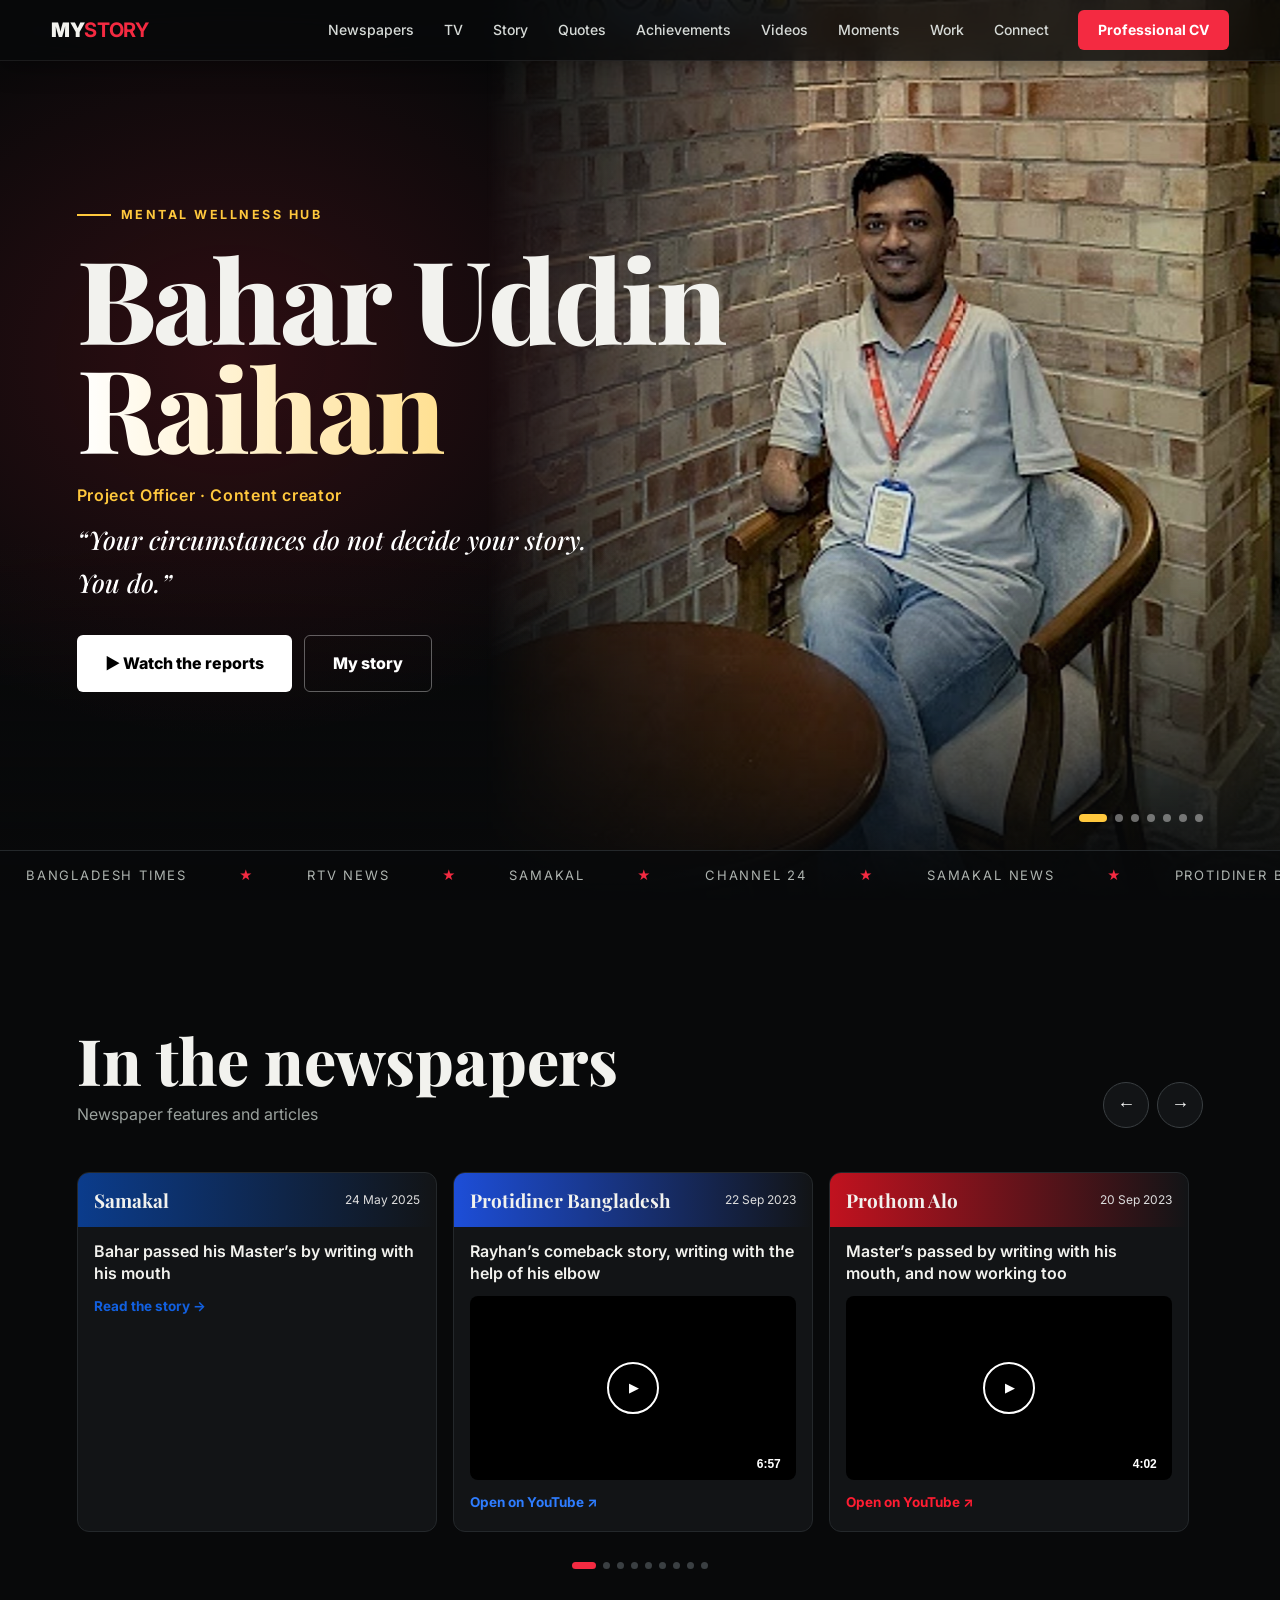
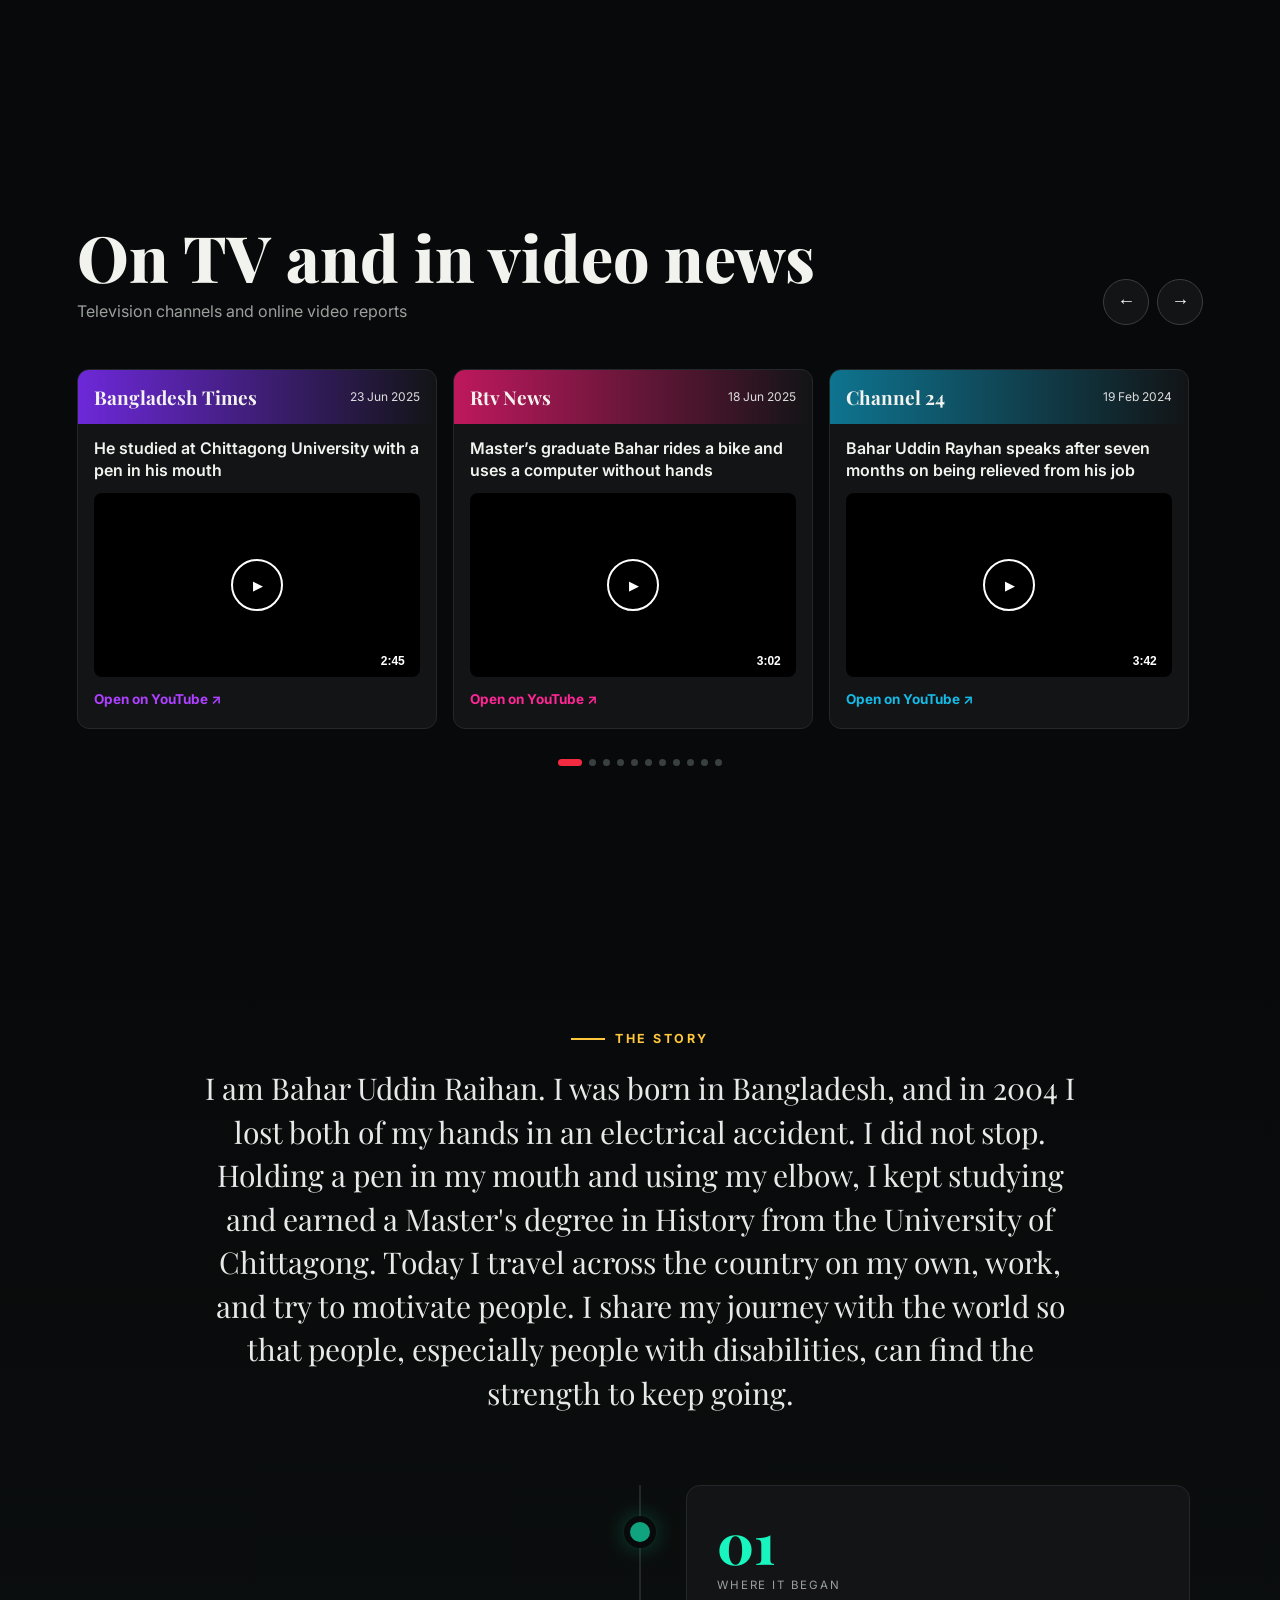
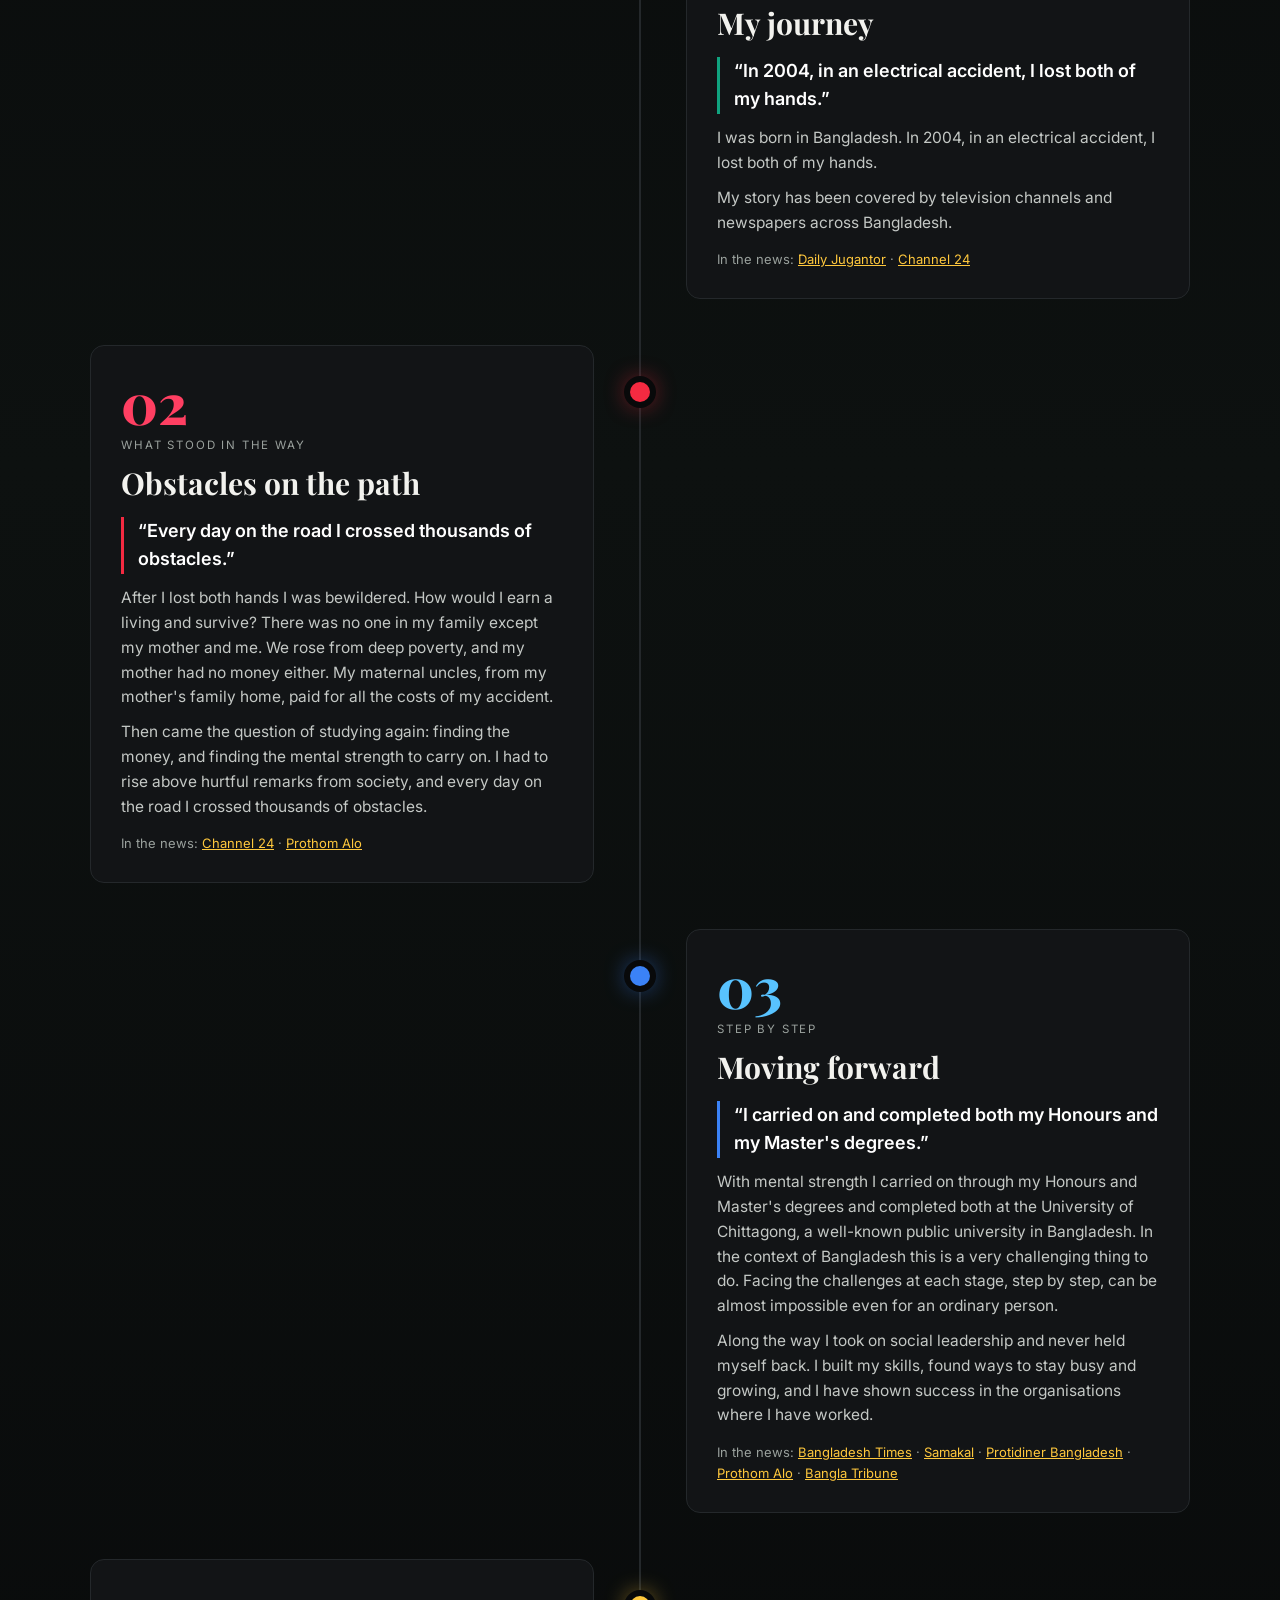
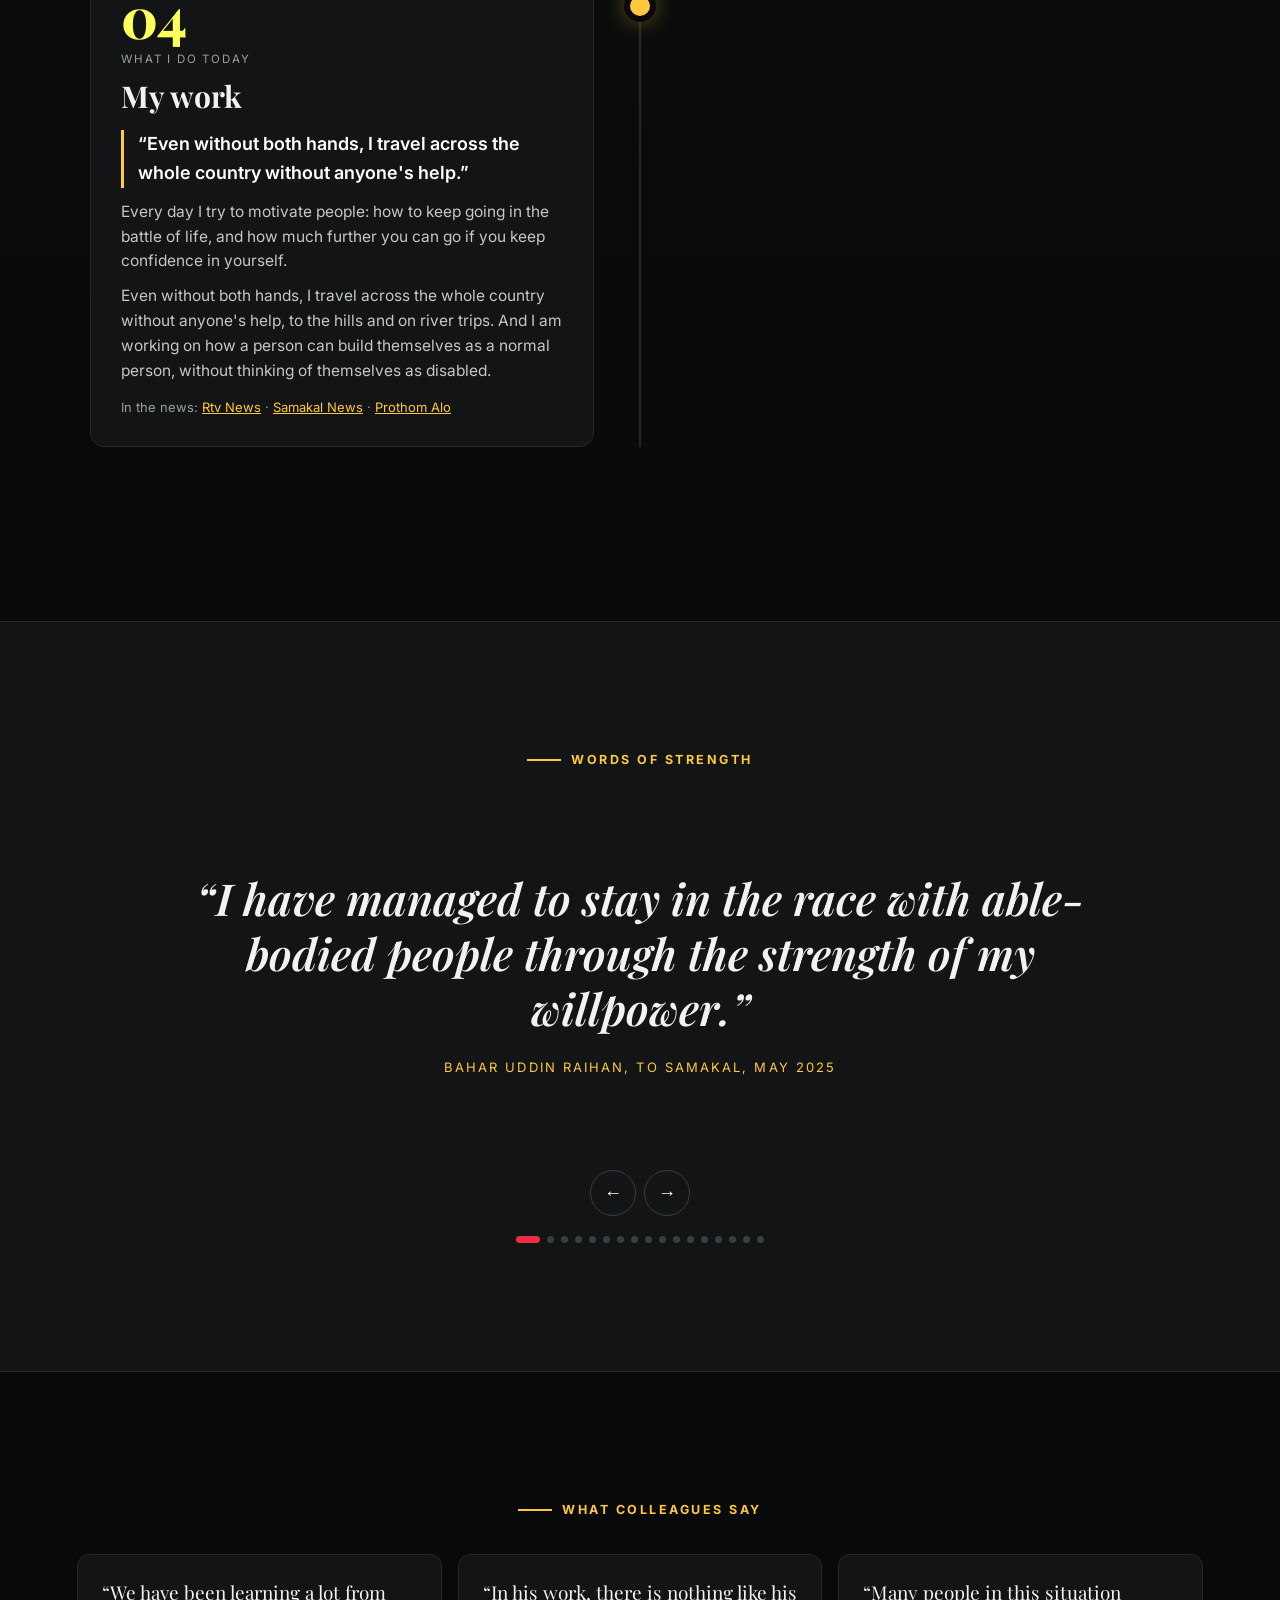
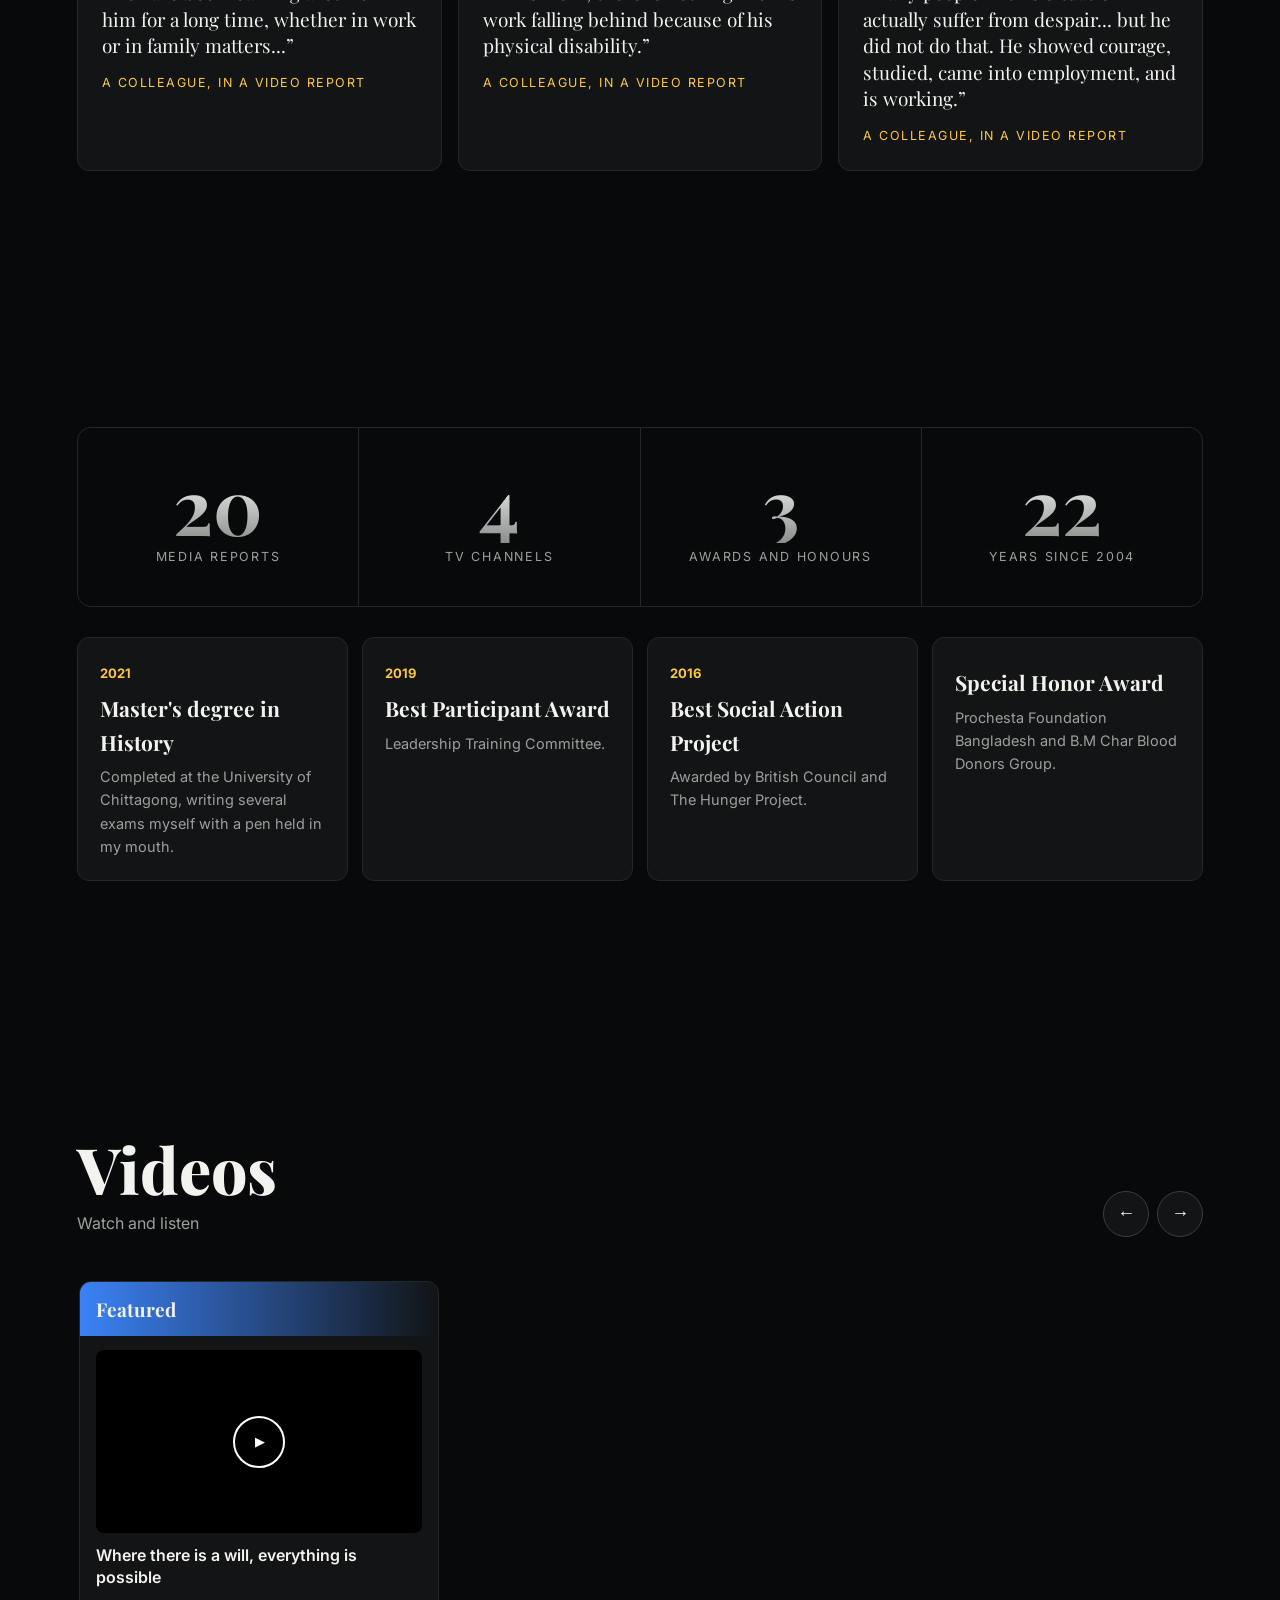
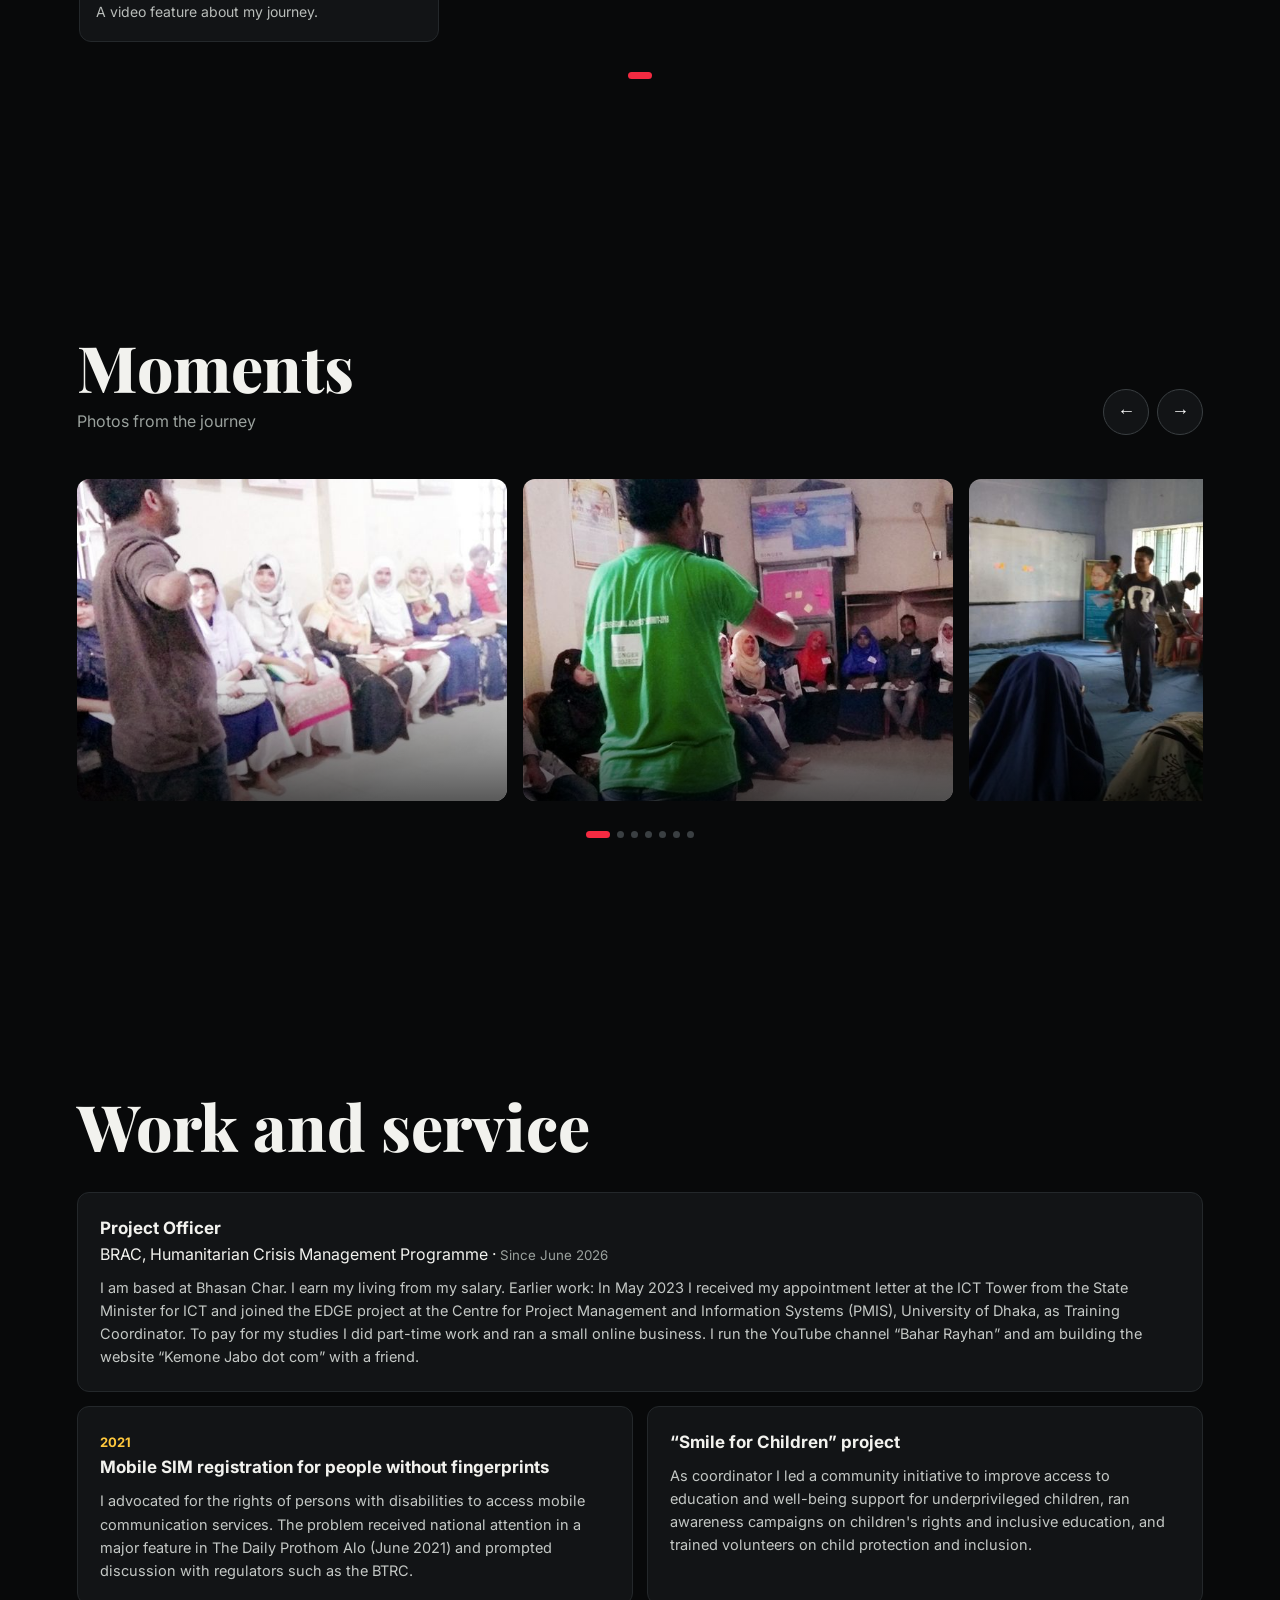
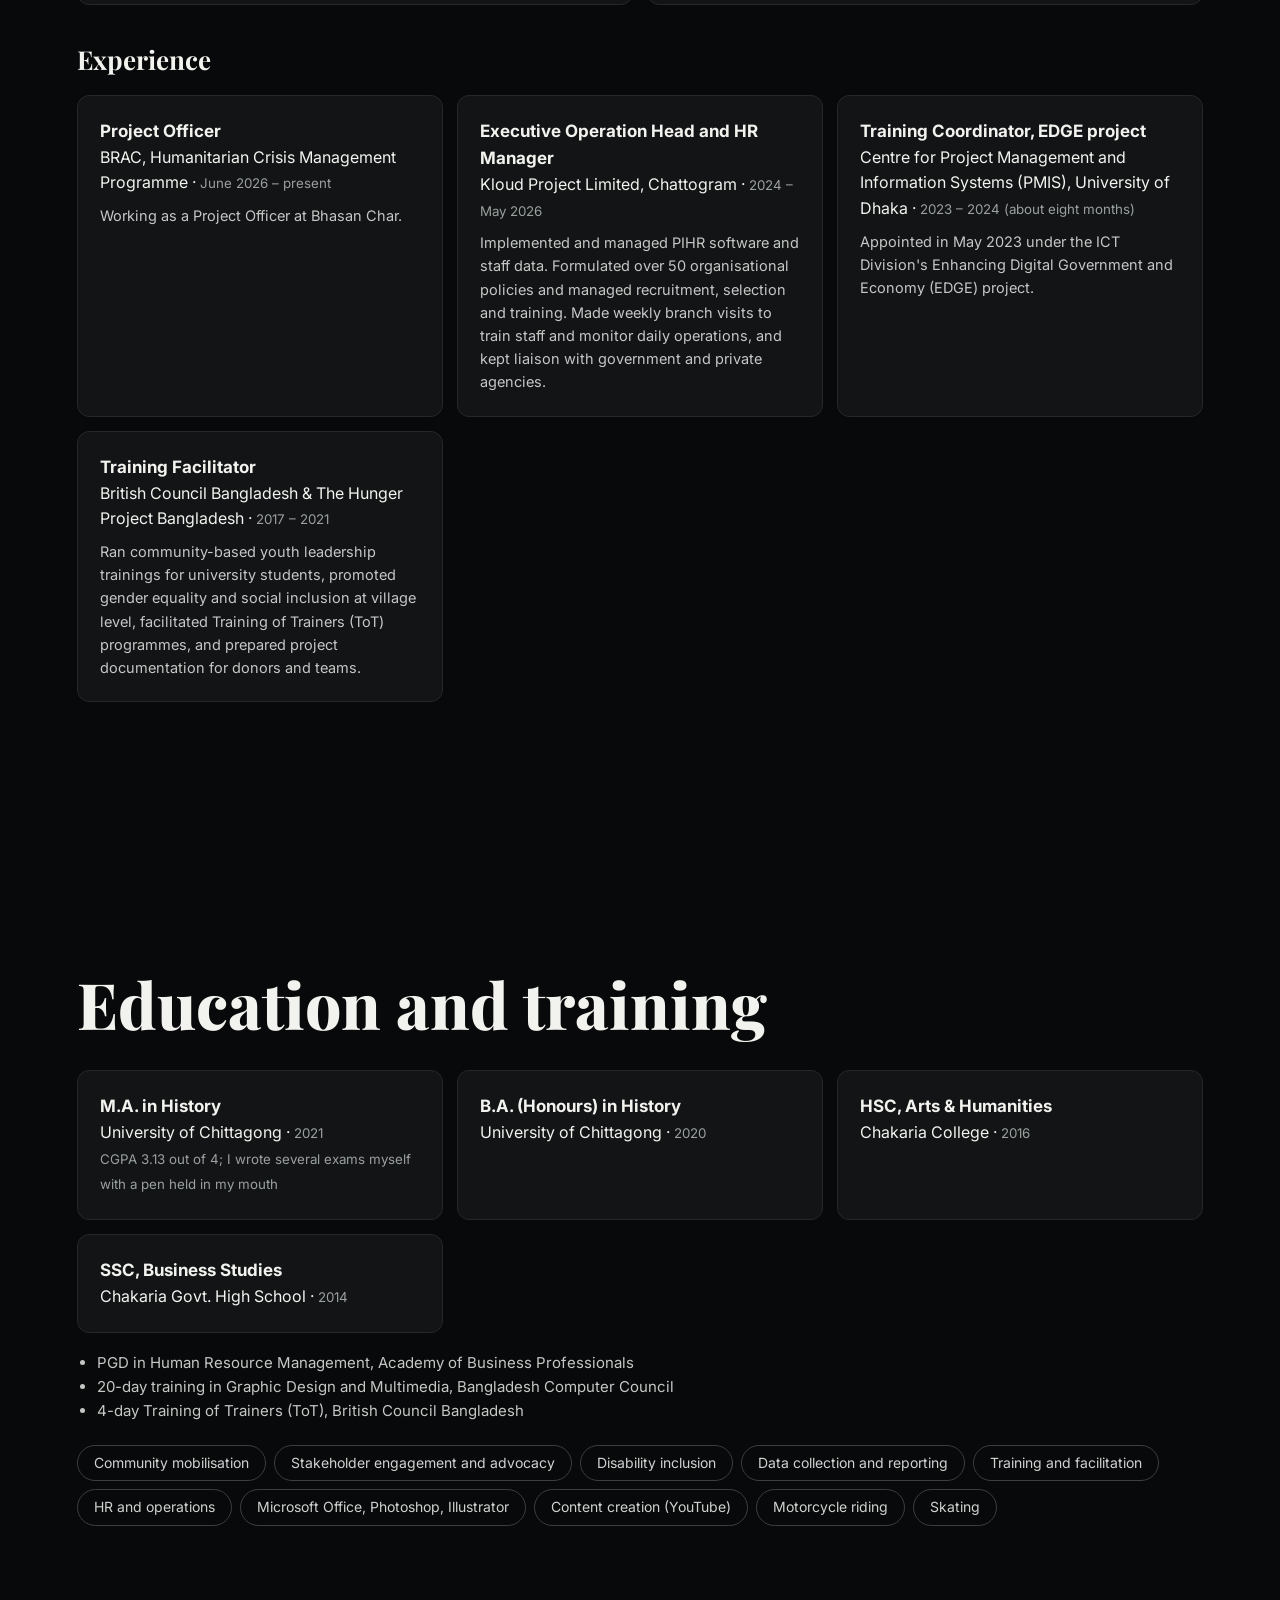
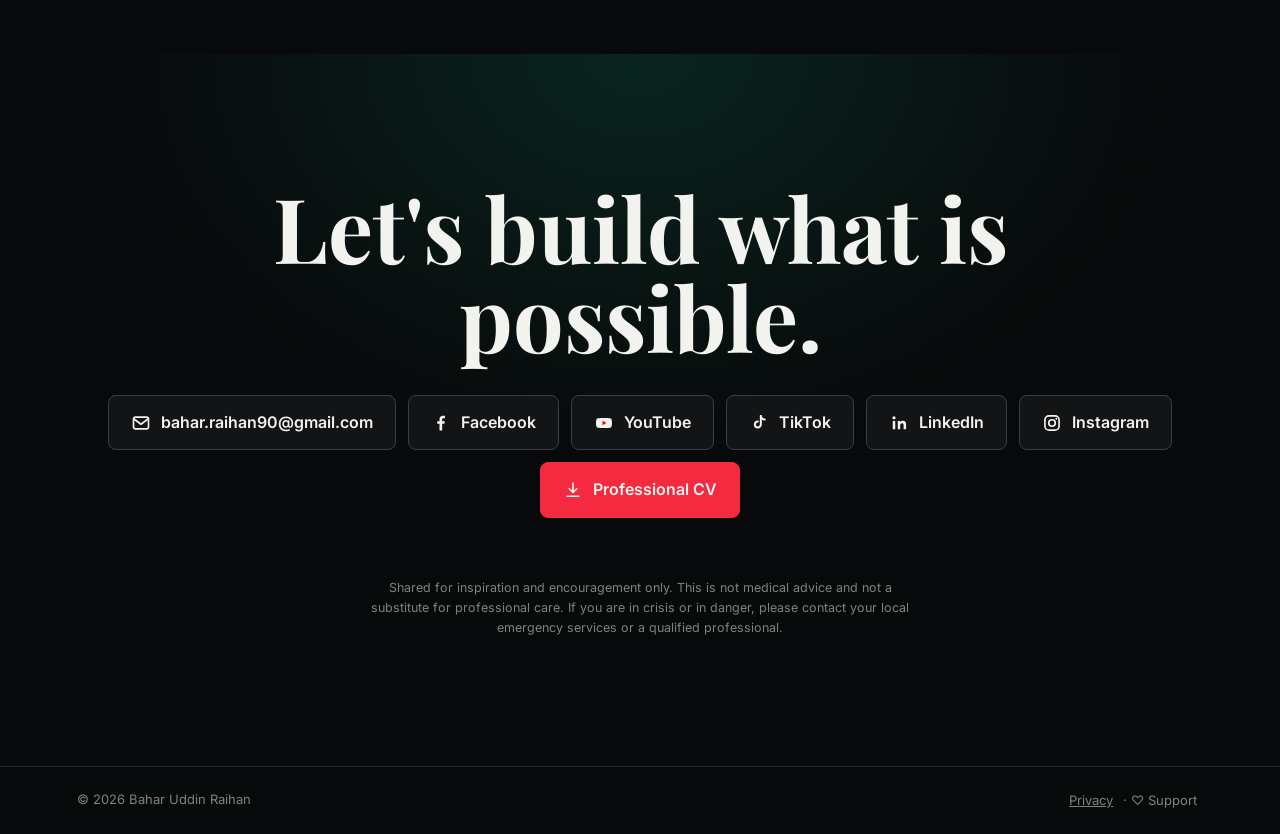
<file: index.html>
<!doctype html>
<html lang="en">
<head>
<meta charset="utf-8">
<meta name="viewport" content="width=device-width, initial-scale=1">
<title>Bahar Uddin Raihan | My Story</title>
<meta name="description" content="The story, strength and journey of Bahar Uddin Raihan: seen on TV and in newspapers, achievements, work, photos and videos.">
<meta name="theme-color" content="#08090a">
<meta property="og:type" content="website">
<meta property="og:title" content="Bahar Uddin Raihan | My Story">
<meta property="og:description" content="Your circumstances do not decide your story. You do. Seen on TV and in newspapers across Bangladesh.">
<meta property="og:url" content="https://baharraihan.github.io/">
<meta property="og:image" content="https://baharraihan.github.io/og-image.png">
<meta name="twitter:card" content="summary_large_image">
<link rel="manifest" href="manifest.webmanifest">
<link rel="icon" href="icon.svg" type="image/svg+xml">
<link rel="apple-touch-icon" href="icon-192.png">
<link rel="preconnect" href="https://fonts.googleapis.com">
<link href="https://fonts.googleapis.com/css2?family=Inter:wght@400;500;600;700;800;900&family=Playfair+Display:ital,wght@0,700;0,800;1,600&display=swap" rel="stylesheet">
<link rel="stylesheet" href="home.css?v=2a7e2650">
</head>
<body data-page="home">
<div id="demoBar" class="demobar" hidden>Demo mode: sample items are shown. They never appear on the live site.</div>
<div class="pbar" id="pbar"></div>
<header class="nav" id="nav">
  <a class="logo" href="#top">MY<b>STORY</b></a>
  <nav class="menu" id="menu"></nav>
  <a class="cvbtn" href="cv.html">Professional CV</a>
  <button class="burger" id="burger" aria-label="Menu" aria-expanded="false">☰</button>
</header>
<main id="top"></main>
<footer>
  <span id="copy"></span>
  <span><a href="privacy.html">Privacy</a> <button id="supportLink" class="quiet" hidden>· ♡ Support</button></span>
</footer>
<dialog id="supportDlg">
  <form method="dialog"><button class="x" aria-label="Close">✕</button></form>
  <h3>♡ Support</h3>
  <p id="supportMsg" style="margin-top:8px;color:#c4c8c5"></p>
  <ul id="supportList"></ul>
</dialog>
<script src="content.js?v=c93c5c2a"></script>
<script src="icons.js?v=9d6781a3"></script>
<script src="home.js?v=adef58a3"></script>
</body>
</html>
</file>
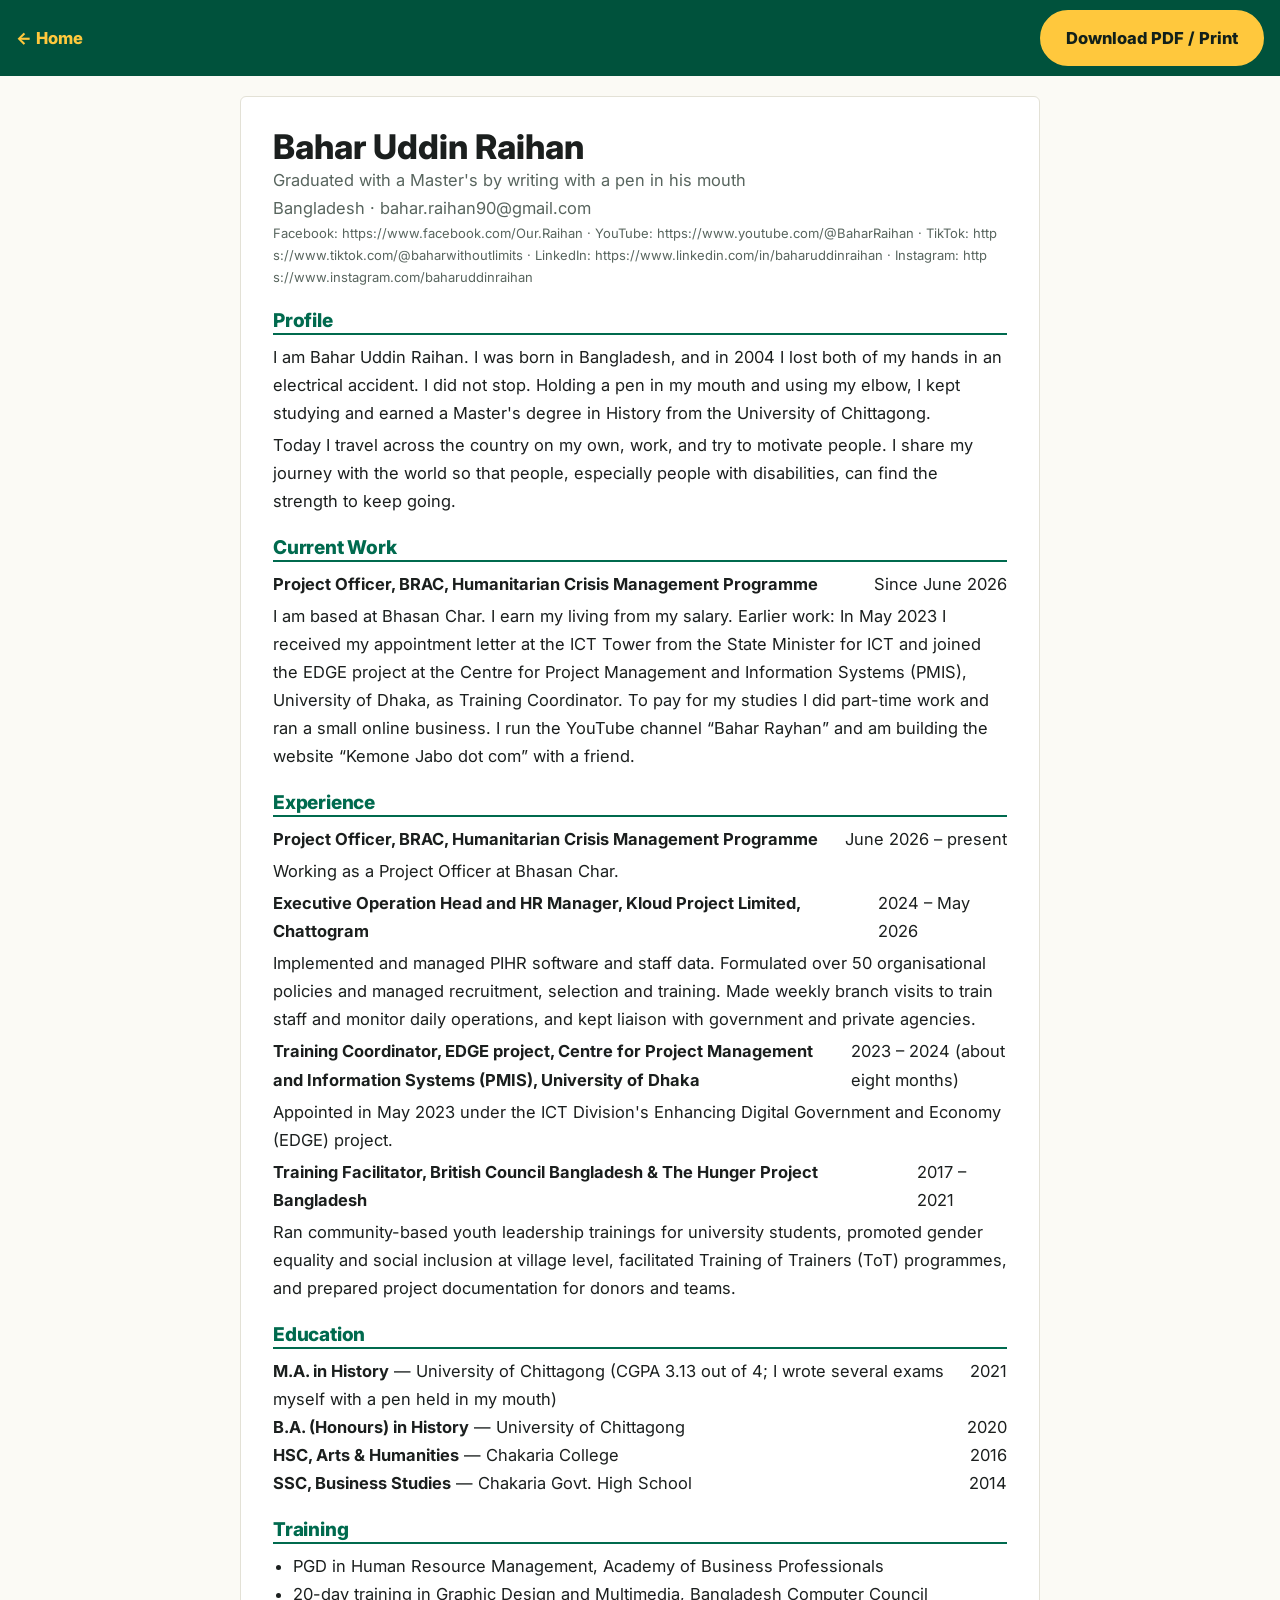
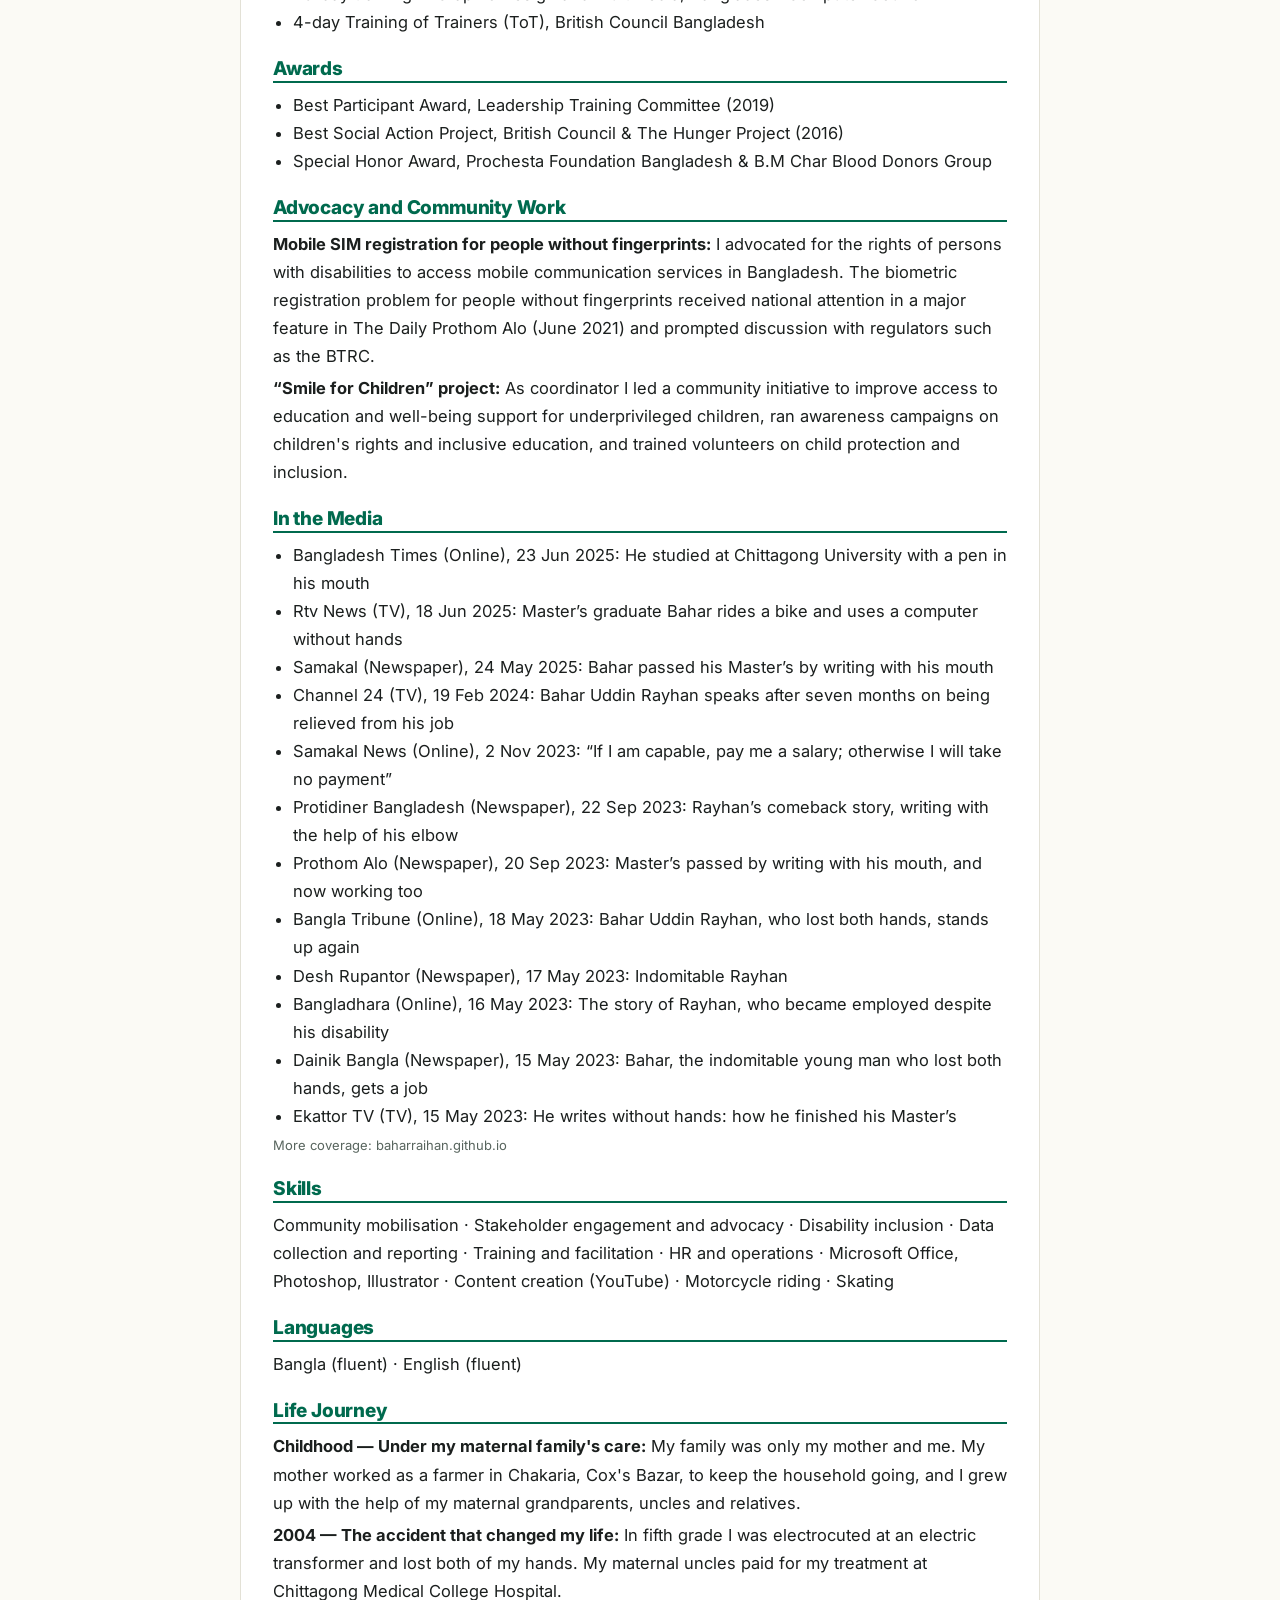
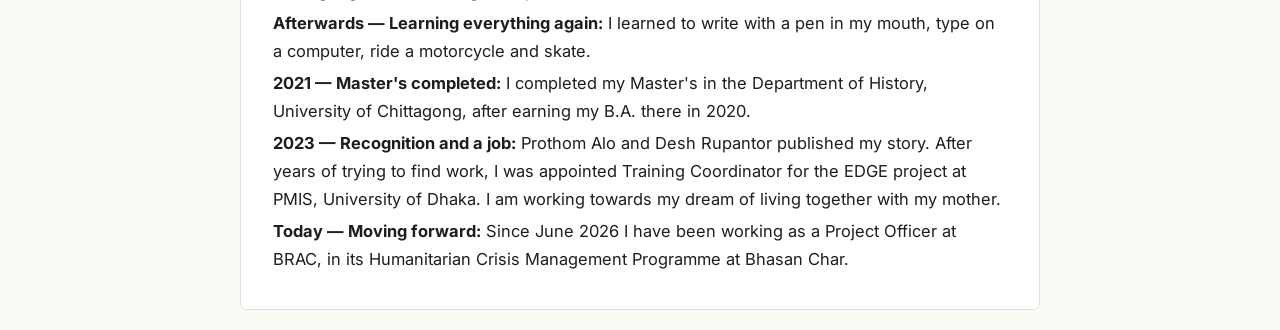
<file: cv.html>
<!doctype html>
<html lang="en">
<head>
<meta charset="utf-8">
<meta name="viewport" content="width=device-width, initial-scale=1">
<title>CV</title>
<meta name="theme-color" content="#0f766e">
<link rel="manifest" href="manifest.webmanifest">
<link rel="icon" href="icon.svg" type="image/svg+xml">
<link rel="preconnect" href="https://fonts.googleapis.com">
<link href="https://fonts.googleapis.com/css2?family=Inter:wght@400;500;600;700&display=swap" rel="stylesheet">
<link rel="stylesheet" href="style.css?v=82973ebb">
</head>
<body data-page="cv">
<header class="nav noprint">
  <a class="brand" href="index.html">← Home</a>
  <nav><button class="btn" onclick="window.print()">Download PDF / Print</button></nav>
</header>
<main class="cv" id="cv"></main>
<script src="content.js?v=44d760ab"></script>
<script src="app.js?v=b13319d1"></script>
</body>
</html>
</file>
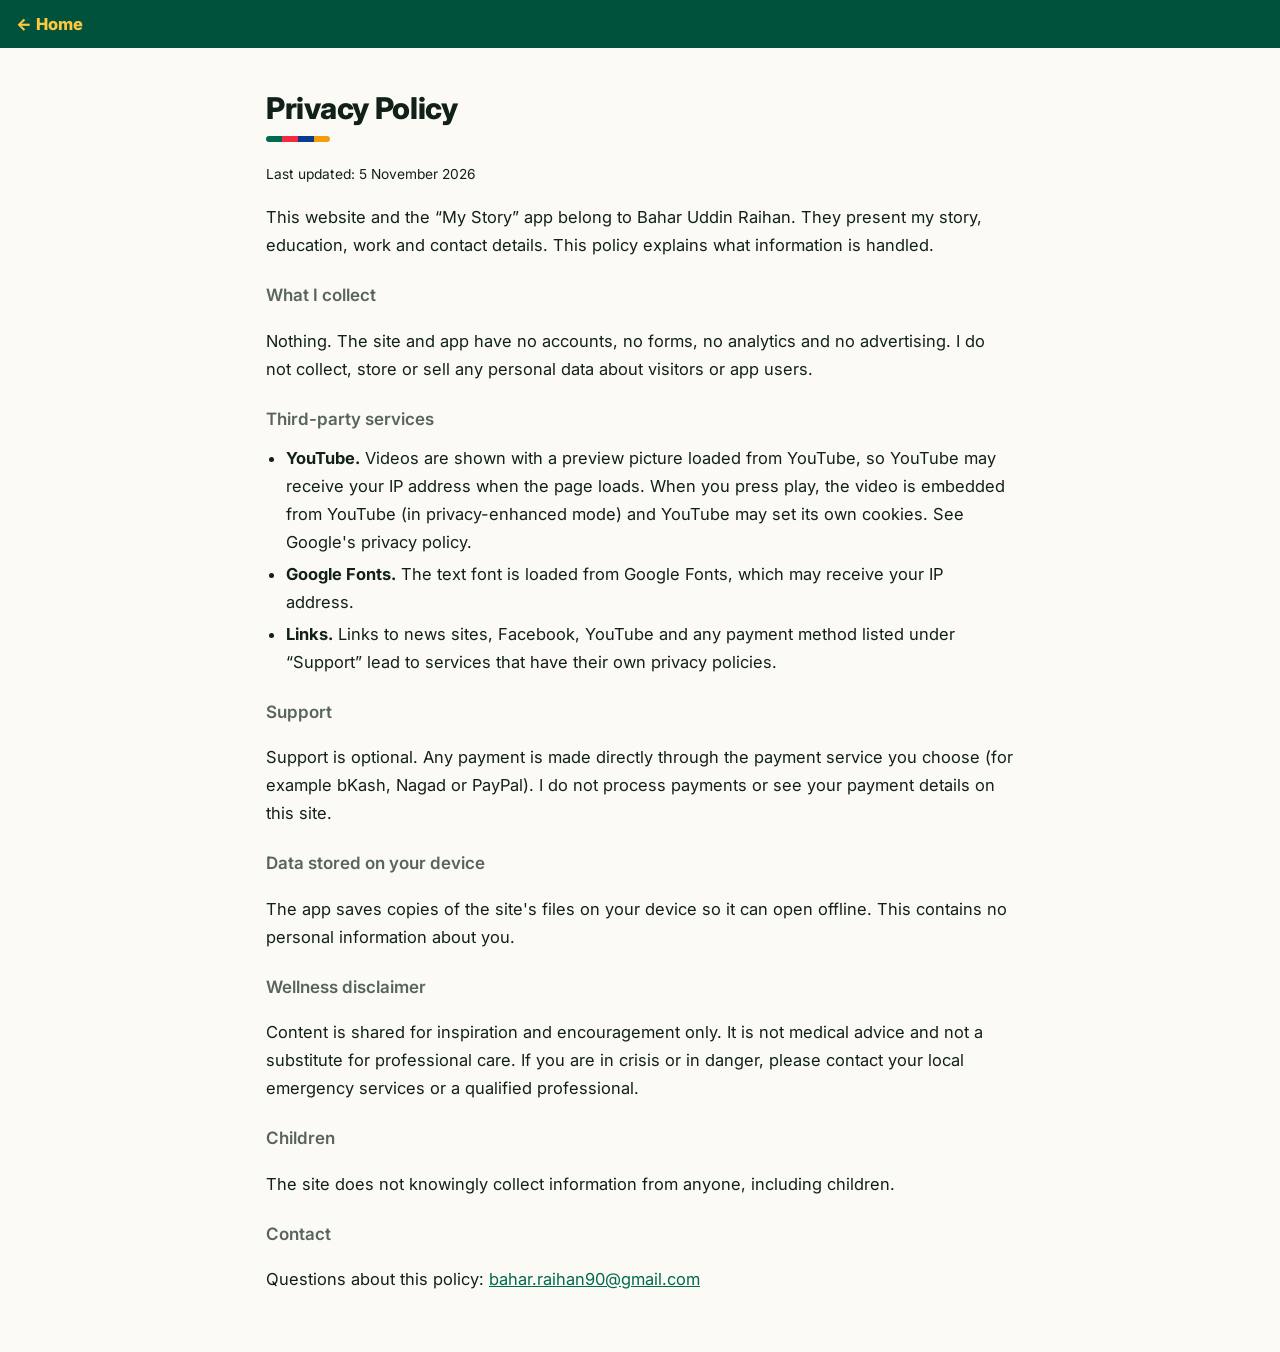
<file: privacy.html>
<!doctype html>
<html lang="en">
<head>
<meta charset="utf-8">
<meta name="viewport" content="width=device-width, initial-scale=1">
<title>Privacy Policy</title>
<meta name="theme-color" content="#0f766e">
<link rel="icon" href="icon.svg" type="image/svg+xml">
<link rel="preconnect" href="https://fonts.googleapis.com">
<link href="https://fonts.googleapis.com/css2?family=Inter:wght@400;500;600;700&display=swap" rel="stylesheet">
<link rel="stylesheet" href="style.css?v=82973ebb">
</head>
<body data-page="privacy">
<header class="nav"><a class="brand" href="index.html">← Home</a></header>
<main class="wrap">
  <h2>Privacy Policy</h2>
  <p><small>Last updated: 5 November 2026</small></p>
  <p>This website and the “My Story” app belong to Bahar Uddin Raihan. They present my story, education, work and contact details. This policy explains what information is handled.</p>

  <h3>What I collect</h3>
  <p>Nothing. The site and app have no accounts, no forms, no analytics and no advertising. I do not collect, store or sell any personal data about visitors or app users.</p>

  <h3>Third-party services</h3>
  <ul class="plain">
    <li><b>YouTube.</b> Videos are shown with a preview picture loaded from YouTube, so YouTube may receive your IP address when the page loads. When you press play, the video is embedded from YouTube (in privacy-enhanced mode) and YouTube may set its own cookies. See Google's privacy policy.</li>
    <li><b>Google Fonts.</b> The text font is loaded from Google Fonts, which may receive your IP address.</li>
    <li><b>Links.</b> Links to news sites, Facebook, YouTube and any payment method listed under “Support” lead to services that have their own privacy policies.</li>
  </ul>

  <h3>Support</h3>
  <p>Support is optional. Any payment is made directly through the payment service you choose (for example bKash, Nagad or PayPal). I do not process payments or see your payment details on this site.</p>

  <h3>Data stored on your device</h3>
  <p>The app saves copies of the site's files on your device so it can open offline. This contains no personal information about you.</p>

  <h3>Wellness disclaimer</h3>
  <p>Content is shared for inspiration and encouragement only. It is not medical advice and not a substitute for professional care. If you are in crisis or in danger, please contact your local emergency services or a qualified professional.</p>

  <h3>Children</h3>
  <p>The site does not knowingly collect information from anyone, including children.</p>

  <h3>Contact</h3>
  <p>Questions about this policy: <a href="mailto:bahar.raihan90@gmail.com">bahar.raihan90@gmail.com</a></p>
</main>
</body>
</html>
</file>
<file: home.css>
:root{--bg:#08090a;--panel:#121416;--line:#24282b;--tx:#f2f2ee;--mut:#9aa19d;--red:#f42a41;--green:#10a37f;--gold:#ffc83d;--blue:#3b82f6;--serif:"Playfair Display",Georgia,serif;--sans:"Inter",system-ui,sans-serif}
*{box-sizing:border-box;margin:0}
html{scroll-behavior:smooth;scroll-padding-top:70px}
body{background:var(--bg);color:var(--tx);font-family:var(--sans);line-height:1.6;-webkit-font-smoothing:antialiased;overflow-x:hidden}
a{color:inherit}
[hidden]{display:none!important}
.demobar{background:var(--gold);color:#000;font-size:12px;font-weight:600;padding:3px 12px;position:fixed;left:50%;transform:translateX(-50%);bottom:8px;border-radius:99px;z-index:80}
/* nav */
.nav{position:fixed;inset:0 0 auto 0;z-index:50;display:flex;justify-content:space-between;align-items:center;gap:16px;padding:10px clamp(18px,4vw,56px);background:rgba(8,9,10,.82);backdrop-filter:blur(14px) saturate(1.4);-webkit-backdrop-filter:blur(14px) saturate(1.4);border-bottom:1px solid rgba(255,255,255,.08);box-shadow:0 6px 24px rgba(0,0,0,.35);transition:background .4s,padding .3s}
.nav.solid,.nav.open{background:rgba(8,9,10,.95);padding-top:8px;padding-bottom:8px}
.logo{font-weight:900;letter-spacing:-.02em;font-size:20px;text-decoration:none;white-space:nowrap}
.logo b{color:var(--red)}
.menu{display:flex;gap:4px;font-size:14px;font-weight:500;color:#d6dad7;margin-left:auto}
.menu a{text-decoration:none;position:relative;padding:8px 13px;border-radius:99px;transition:background .25s,color .25s,transform .25s}.menu a:hover{background:rgba(255,200,61,.16);color:var(--gold);transform:translateY(-1px)}.menu a.on{background:rgba(244,42,65,.18);color:#fff;box-shadow:inset 0 0 0 1px rgba(244,42,65,.55)}.menu a:focus-visible,.cvbtn:focus-visible{outline:2px solid var(--gold);outline-offset:2px}
.cvbtn{background:var(--red);color:#fff;padding:9px 20px;border-radius:6px;font-weight:700;text-decoration:none;font-size:14px;white-space:nowrap}.cvbtn{transition:background .25s,transform .25s,box-shadow .25s}.cvbtn:hover{background:#ff4d62;transform:translateY(-1px);box-shadow:0 6px 18px rgba(244,42,65,.45)}
.burger{display:none;width:42px;height:42px;border-radius:8px;border:1px solid #3a3f42;background:transparent;color:#fff;font-size:20px;cursor:pointer}
@media(max-width:980px){
  .burger{display:block;margin-left:auto}
  .menu{display:none;position:absolute;left:0;right:0;top:100%;flex-direction:column;gap:0;background:rgba(8,9,10,.96);border-bottom:1px solid var(--line);padding:8px clamp(18px,4vw,56px) 16px}
  .nav.open .menu{display:flex}
  .menu a{padding:12px 6px;border-radius:8px;border-bottom:1px solid var(--line);font-size:16px}.menu a:hover{transform:none}
}
.pbar{position:fixed;left:0;top:0;height:3px;width:0;background:linear-gradient(90deg,var(--green),var(--gold),var(--red));z-index:70}
/* hero with sliding background pictures */
.hero{position:relative;min-height:100vh;min-height:100svh;display:flex;align-items:center;padding:120px clamp(20px,6vw,96px) 130px;overflow:hidden}
.hero .photo{position:absolute;inset:0 0 0 38%;-webkit-mask-image:linear-gradient(90deg,transparent 0,#000 42%);mask-image:linear-gradient(90deg,transparent 0,#000 42%)}
.hero .slide{position:absolute;inset:0;background:#111 center 30%/cover no-repeat;opacity:0;transition:opacity 1.8s ease}
.hero .slide.on{opacity:.92;animation:zoom 14s ease-out forwards}
@keyframes zoom{from{transform:scale(1)}to{transform:scale(1.08)}}
.hero::after{content:"";position:absolute;inset:0;pointer-events:none;background:radial-gradient(60% 70% at 18% 40%,rgba(244,42,65,.16),transparent 60%),linear-gradient(180deg,transparent 60%,var(--bg))}
.hero .in{position:relative;z-index:2;max-width:760px}
.hdots{position:absolute;z-index:4;right:clamp(20px,6vw,96px);bottom:78px;display:flex;gap:8px;align-items:center}
.hdots button{width:8px;height:8px;border-radius:50%;border:0;background:rgba(255,255,255,.4);padding:0;cursor:pointer;transition:.3s}
.hdots button.on{background:var(--gold);width:28px;border-radius:5px}
.tag{display:inline-flex;align-items:center;gap:10px;font-size:12.5px;font-weight:700;letter-spacing:.2em;text-transform:uppercase;color:var(--gold)}
.tag::before{content:"";width:34px;height:2px;background:var(--gold)}
.tag.c{justify-content:center;display:flex;margin-bottom:34px}
.hero h1{font-family:var(--serif);font-weight:800;font-size:clamp(46px,9vw,128px);line-height:.95;margin:18px 0 22px;letter-spacing:-.02em}
.hero h1 span{display:block;background:linear-gradient(90deg,#fff,#ffc83d);-webkit-background-clip:text;background-clip:text;color:transparent}
.roles{color:var(--gold);font-weight:600;letter-spacing:.04em;margin-bottom:10px}
.hero .lead{font-size:clamp(18px,2vw,26px);max-width:34ch;color:#dcdedb;font-weight:500}
.hero .lead em{font-family:var(--serif);color:#fff}
.cta{display:flex;gap:12px;margin-top:30px;flex-wrap:wrap}
.btn{display:inline-flex;align-items:center;gap:10px;padding:15px 28px;border-radius:6px;background:#fff;color:#000;font-weight:800;text-decoration:none;transition:.25s;border:0;font:inherit;font-weight:800;cursor:pointer}
.btn:hover{background:var(--gold);transform:translateY(-2px)}
.btn.line{background:transparent;color:#fff;border:1.5px solid rgba(255,255,255,.35)}.btn.line:hover{background:rgba(255,255,255,.12)}
.mq{position:absolute;left:0;right:0;bottom:0;z-index:3;border-top:1px solid var(--line);background:rgba(8,9,10,.7);overflow:hidden;white-space:nowrap;padding:14px 0;font-size:13px;letter-spacing:.14em;text-transform:uppercase;color:#aeb4b0}
.mq .t{display:inline-block;animation:mq 45s linear infinite}
.mq span{margin:0 26px}.mq span::after{content:"★";margin-left:52px;color:var(--red)}
@keyframes mq{to{transform:translateX(-50%)}}
.in-up{opacity:0;transform:translateY(30px);animation:up 1s cubic-bezier(.2,.7,.2,1) forwards}
@keyframes up{to{opacity:1;transform:none}}
/* sections */
section.s{padding:clamp(70px,10vw,130px) clamp(20px,6vw,96px);overflow-x:clip}
.hd{max-width:1300px;margin:0 auto 34px;display:flex;justify-content:space-between;align-items:end;gap:20px}
.hd h2,.h2{font-family:var(--serif);font-weight:800;font-size:clamp(32px,5vw,64px);line-height:1}
.hd p{color:var(--mut);margin-top:10px;max-width:50ch}
.arrows{display:flex;gap:8px}
.arrows button{width:46px;height:46px;border-radius:50%;border:1px solid #3a3f42;background:var(--panel);color:#fff;font-size:18px;cursor:pointer;transition:.2s}
.arrows button:hover{background:#fff;color:#000}
.inner{max-width:1300px;margin:auto}
/* rows of cards */
.track{display:flex;gap:16px;overflow-x:auto;scroll-snap-type:x mandatory;scrollbar-width:none;padding:10px 2px 26px}
.track::-webkit-scrollbar{display:none}
.poster{flex:0 0 min(82vw,360px);scroll-snap-align:start;background:var(--panel);border:1px solid var(--line);border-radius:12px;overflow:hidden;transition:transform .35s,box-shadow .35s,border-color .35s;position:relative}
.poster:hover{transform:scale(1.045);box-shadow:0 26px 60px rgba(0,0,0,.7);border-color:var(--c);z-index:3}
.poster .top{display:flex;justify-content:space-between;align-items:center;gap:10px;padding:12px 16px;background:linear-gradient(90deg,var(--c),transparent)}
.poster .top b{font-family:var(--serif);font-size:19px}
.poster .top span{font-size:12px;color:#ddd;white-space:nowrap}
.poster .b{padding:14px 16px 18px;display:flex;flex-direction:column;gap:12px}
.poster h4{font-size:16px;line-height:1.35;font-weight:600}
.poster p.t{font-size:14px;color:#b9bdba}
.poster a.o{font-size:13.5px;font-weight:700;color:var(--c);text-decoration:none;filter:brightness(1.6)}
.thumb{position:relative;display:block;width:100%;aspect-ratio:16/9;border:0;border-radius:8px;background:#000 center/cover;cursor:pointer;padding:0;overflow:hidden}
.thumb .pb{position:absolute;inset:0;margin:auto;width:52px;height:52px;border-radius:50%;background:rgba(0,0,0,.6);border:2px solid #fff;color:#fff;display:grid;place-items:center;padding-left:3px;transition:.25s}
.thumb:hover .pb{background:var(--red);border-color:var(--red);transform:scale(1.15)}
.thumb em{position:absolute;right:8px;bottom:8px;font-style:normal;font-size:12px;font-weight:700;background:rgba(0,0,0,.8);border-radius:4px;padding:1px 7px;color:#fff}
.frame{width:100%;aspect-ratio:16/9;border:0;border-radius:8px}
.dots{display:flex;gap:7px;justify-content:center;margin-top:4px}
.dots button{width:7px;height:7px;border-radius:50%;border:0;background:#3a3f42;padding:0;cursor:pointer;transition:.3s}
.dots button.on{background:var(--red);width:24px;border-radius:4px}
/* story */
.story{background:linear-gradient(180deg,var(--bg),#0d1110 40%,var(--bg))}
.intro{max-width:880px;margin:0 auto 70px;text-align:center}
.intro p{font-family:var(--serif);font-size:clamp(19px,2.4vw,30px);line-height:1.45;color:#e8e9e6}
.timeline{position:relative;max-width:1100px;margin:auto}
.timeline::before{content:"";position:absolute;left:50%;top:0;bottom:0;width:2px;background:var(--line);transform:translateX(-50%)}
.timeline .fill{position:absolute;left:50%;top:0;width:2px;height:0;background:linear-gradient(var(--green),var(--gold),var(--red));transform:translateX(-50%)}
.step{position:relative;width:calc(50% - 46px);padding:28px 30px;background:var(--panel);border:1px solid var(--line);border-radius:14px;margin-bottom:46px}
.step:nth-child(odd){margin-right:auto}.step:nth-child(even){margin-left:auto}
.step::after{content:"";position:absolute;top:36px;width:20px;height:20px;border-radius:50%;background:var(--c);box-shadow:0 0 0 6px var(--bg),0 0 24px var(--c)}
.step:nth-child(odd)::after{right:-57px}.step:nth-child(even)::after{left:-57px}
.step .n{font-family:var(--serif);font-size:56px;font-weight:800;color:var(--c);line-height:1;filter:brightness(1.5)}
.step small{display:block;letter-spacing:.16em;text-transform:uppercase;font-size:11.5px;color:var(--mut);margin-top:6px}
.step h3{font-family:var(--serif);font-size:30px;margin:4px 0 10px}
.step .pull{font-size:18px;font-weight:600;color:#fff;border-left:3px solid var(--c);padding-left:14px;margin:8px 0 12px}
.step p{color:#c4c8c5;font-size:15.5px;margin-top:10px}
.step figure{margin:16px 0 0}.step figure img{width:100%;border-radius:10px;display:block}.step figcaption{font-size:12.5px;color:var(--mut);margin-top:6px}
.step .rel{margin-top:14px;font-size:13px;color:var(--mut)}.step .rel a{color:var(--gold)}
@media(max-width:860px){.timeline::before,.timeline .fill{left:14px}.step{width:calc(100% - 44px)!important;margin-left:44px!important}.step::after{left:-40px!important;right:auto!important}}
.js .rl{opacity:0;transform:translateX(-60px);transition:.9s cubic-bezier(.2,.7,.2,1)}.js .rr{opacity:0;transform:translateX(60px);transition:.9s cubic-bezier(.2,.7,.2,1)}
.js .rv{opacity:0;transform:translateY(34px);transition:.9s cubic-bezier(.2,.7,.2,1)}
.js .rl.in,.js .rr.in,.js .rv.in{opacity:1;transform:none}
/* quotes */
.q{background:var(--panel);border-top:1px solid var(--line);border-bottom:1px solid var(--line)}
.fader{position:relative;max-width:1000px;margin:auto;min-height:340px;text-align:center}
.fader .item{position:absolute;inset:0;display:flex;flex-direction:column;justify-content:center;align-items:center;opacity:0;transform:scale(.97);transition:.9s;pointer-events:none}
.fader .item.on{opacity:1;transform:none;pointer-events:auto}
.q blockquote{font-family:var(--serif);font-style:italic;font-weight:600;font-size:clamp(21px,3.6vw,44px);line-height:1.25}
.q cite{margin-top:22px;font-style:normal;font-size:13px;letter-spacing:.16em;text-transform:uppercase;color:var(--gold)}
.q cite a{text-decoration:none}
.others{display:grid;grid-template-columns:repeat(auto-fit,minmax(260px,1fr));gap:16px;max-width:1300px;margin:0 auto}
.others figure{background:var(--panel);border:1px solid var(--line);border-radius:12px;padding:24px}
.others blockquote{font-family:var(--serif);font-size:19px;line-height:1.4}
.others cite{display:block;margin-top:14px;font-style:normal;font-size:12.5px;letter-spacing:.12em;text-transform:uppercase;color:var(--gold)}
/* counters, achievements */
.counters{display:grid;grid-template-columns:repeat(4,1fr);gap:1px;background:var(--line);border:1px solid var(--line);border-radius:14px;overflow:hidden;max-width:1300px;margin:auto}
.counters div{background:var(--bg);padding:38px 22px;text-align:center}
.counters b{display:block;font-family:var(--serif);font-size:clamp(46px,6vw,84px);line-height:1;background:linear-gradient(180deg,#fff,#8a8f8c);-webkit-background-clip:text;background-clip:text;color:transparent}
.counters span{font-size:12.5px;letter-spacing:.14em;text-transform:uppercase;color:var(--mut)}
@media(max-width:700px){.counters{grid-template-columns:repeat(2,1fr)}}
.achs{display:grid;grid-template-columns:repeat(auto-fit,minmax(250px,1fr));gap:14px;max-width:1300px;margin:30px auto 0}
.ach{background:var(--panel);border:1px solid var(--line);border-radius:12px;padding:22px;transition:.3s}
.ach:hover{border-color:var(--gold);transform:translateY(-4px)}
.ach i{font-style:normal;color:var(--gold);font-weight:700;font-size:13px}
.ach h4{font-family:var(--serif);font-size:21px;margin:6px 0}.ach p{color:var(--mut);font-size:14.5px}
/* gallery */
.shot{flex:0 0 min(80vw,430px);scroll-snap-align:start;border-radius:12px;overflow:hidden;aspect-ratio:4/3;cursor:zoom-in;position:relative;margin:0}
.shot img{width:100%;height:100%;object-fit:cover;transition:transform .7s;display:block}
.shot:hover img{transform:scale(1.08)}
.shot::after{content:"";position:absolute;inset:0;background:linear-gradient(transparent 55%,rgba(0,0,0,.65));pointer-events:none}
/* work and learning */
.cards{display:grid;grid-template-columns:repeat(auto-fit,minmax(280px,1fr));gap:14px;max-width:1300px;margin:0 auto 14px}
.card{background:var(--panel);border:1px solid var(--line);border-radius:12px;padding:22px}
.card b{font-size:17px;display:block}.card small{color:var(--mut)}.card p{color:#c4c8c5;font-size:14.5px;margin-top:8px}
.card .yr{color:var(--gold);font-size:13px;font-weight:700}
.card a{color:var(--gold);font-size:14px}
.sub{max-width:1300px;margin:34px auto 14px;font-family:var(--serif);font-size:26px}
.chips{display:flex;flex-wrap:wrap;gap:8px;max-width:1300px;margin:22px auto 0}
.chips span{border:1px solid #3a3f42;border-radius:99px;padding:6px 16px;font-size:14px;color:#cfd3d0}
.plain{max-width:1300px;margin:18px auto 0;padding-left:20px;color:#c4c8c5;font-size:15px}
/* connect */
.cn{text-align:center;background:radial-gradient(60% 80% at 50% 0,rgba(16,163,127,.18),transparent 70%)}
.cn h2{font-family:var(--serif);font-size:clamp(38px,7vw,100px);line-height:1;max-width:16ch;margin:0 auto 34px}
.links{display:flex;flex-wrap:wrap;gap:12px;justify-content:center}
.links a{display:flex;align-items:center;gap:10px;padding:14px 22px;border:1px solid #3a3f42;border-radius:8px;text-decoration:none;font-weight:600;transition:.25s;background:var(--panel)}
.links a:hover{background:#fff;color:#000;transform:translateY(-3px)}
.links svg{width:20px;height:20px}
.fine{max-width:70ch;margin:60px auto 0;font-size:12.5px;color:#7d8480;text-align:center}
footer{border-top:1px solid var(--line);padding:22px clamp(20px,6vw,96px);display:flex;justify-content:space-between;gap:12px;flex-wrap:wrap;font-size:13px;color:#7d8480}
footer a{color:inherit}
.quiet{background:none;border:0;color:#7d8480;font:inherit;cursor:pointer}.quiet:hover{color:#fff}
/* dialogs */
dialog{border:1px solid var(--line);border-radius:14px;background:var(--panel);color:var(--tx);max-width:440px;width:calc(100% - 32px);padding:22px;font-family:inherit}
dialog::backdrop{background:rgba(0,0,0,.8)}
dialog .x{float:right;border:0;background:none;color:#aaa;font-size:18px;cursor:pointer}
dialog ul{list-style:none;padding:0;margin:12px 0 0}
dialog li{padding:10px 0;border-top:1px solid var(--line);word-break:break-all;display:flex;gap:12px;align-items:center}
dialog li b{display:block;font-size:14px;color:var(--mut)}
dialog li button{margin-left:8px;font-size:12px;cursor:pointer}
dialog li a{color:var(--gold)}
.pay{flex:none;width:36px;height:36px;border-radius:50%;display:grid;place-items:center;color:#fff;font-weight:700}
.lb{border:0;padding:0;max-width:min(92vw,980px);background:#000;position:relative}.lb img{width:100%;display:block;border-radius:12px 12px 0 0}.lb p{color:#ddd;padding:10px 16px;font-size:14px}.lb .x{position:absolute;right:10px;top:10px;border:0;background:#fff;color:#000;width:34px;height:34px;border-radius:50%;cursor:pointer;float:none}
@media(max-width:820px){.hero .photo{inset:0;-webkit-mask-image:none;mask-image:none}.hero .slide.on{opacity:.38}.hdots{bottom:70px}}
@media(prefers-reduced-motion:reduce){*{animation:none!important;transition:none!important}.js .rv,.js .rl,.js .rr{opacity:1;transform:none}}
</file>
<file: style.css>
:root{--green:#006a4e;--green-d:#00523c;--red:#c1121f;--redbright:#f42a41;--blue:#0b3c8c;--amber:#f59e0b;--yellow:#ffc83d;--ink:#12201a;--paper:#fbfaf5;--card:#ffffff;--line:#e3e1d6;--mut:#58655e;--fg:#12201a;--bg:#fbfaf5;--pri:#006a4e;--soft:#eef4f0}
*{box-sizing:border-box}
html{scroll-behavior:smooth}
body{margin:0;background:var(--bg);color:var(--fg);font-family:"Inter",system-ui,-apple-system,"Segoe UI",sans-serif;line-height:1.7;font-size:16.5px}
a{color:var(--green)}
.demobar{background:var(--yellow);color:var(--ink);text-align:center;font-size:13px;font-weight:600;padding:4px 8px}
.nav{position:sticky;top:0;z-index:5;display:flex;justify-content:space-between;align-items:center;gap:12px;padding:10px 16px;background:var(--green-d);color:#fff}
.brand{font-weight:800;text-decoration:none;color:var(--yellow);white-space:nowrap}
.nav nav{display:flex;gap:14px;overflow-x:auto;white-space:nowrap;scrollbar-width:none;align-items:center}
.nav nav a{text-decoration:none;color:#d7efe4;font-size:14.5px}
.nav nav a:hover{color:#fff}
.nav nav a.cvlink{color:var(--ink);background:var(--yellow);border-radius:999px;padding:1px 12px;font-weight:800}
/* hero */
.hero{position:relative;overflow:hidden;text-align:center;padding:52px 18px 46px;background:var(--green);color:#fff}
.hero::before{content:"";position:absolute;left:50%;top:-40px;width:420px;height:420px;margin-left:-210px;border-radius:50%;background:var(--redbright)}
.hero>*{position:relative;max-width:700px;margin-left:auto;margin-right:auto}
.avatar{width:150px;height:150px;border-radius:50%;margin:0 auto 14px;background:#fff center/cover;color:var(--green);font-size:60px;font-weight:800;display:grid;place-items:center;border:6px solid #fff}
.eyebrow{margin:0 auto 2px;font-size:13px;font-weight:800;letter-spacing:.14em;text-transform:uppercase;color:var(--yellow)}
h1{font-size:clamp(34px,8vw,56px);margin:.1em auto;line-height:1.08;font-weight:800;text-shadow:0 2px 0 rgba(0,0,0,.18)}
.roles{margin:0 auto;color:#cfeadd;font-size:15.5px}
.headline{font-size:clamp(25px,6.4vw,40px);font-weight:800;line-height:1.15;margin:22px auto 10px;text-transform:uppercase;letter-spacing:-.01em}
.intro{color:#e0f1e8;margin:0 auto}
.actions{display:flex;gap:10px;justify-content:center;flex-wrap:wrap;margin-top:24px}
.btn{display:inline-block;padding:12px 24px;border-radius:999px;background:var(--yellow);color:var(--ink);text-decoration:none;border:2px solid var(--yellow);font:inherit;font-weight:800;cursor:pointer}
.btn.ghost{background:transparent;color:#fff;border-color:#fff}
.social{display:flex;gap:10px;justify-content:center;margin-top:18px}
.social a{width:44px;height:44px;border-radius:50%;display:grid;place-items:center;background:#fff;color:var(--green);text-decoration:none;transition:transform .15s}.social a:hover{transform:translateY(-3px)}.social a.facebook{color:#1877f2}.social a.youtube{color:#ff0000}.social a.tiktok{color:#111}.social a.linkedin{color:#0a66c2}.social a.instagram{color:#d62976}.social svg{width:22px;height:22px}
/* ticker */
.ticker{background:var(--ink);color:#fff;overflow:hidden;white-space:nowrap;font-weight:700;font-size:14px;letter-spacing:.04em}
.track{display:inline-block;animation:slide 40s linear infinite;padding:9px 0}
.set{display:inline-block}
.set span{margin:0 18px;color:var(--yellow)}
@keyframes slide{from{transform:translateX(0)}to{transform:translateX(-33.33%)}}
/* generic */
.wrap{max-width:780px;margin:auto;padding:42px 16px}
h2{font-size:30px;margin:0 0 14px;font-weight:800;line-height:1.2;letter-spacing:-.01em}
h2::after{content:"";display:block;width:64px;height:6px;border-radius:3px;background:linear-gradient(90deg,var(--green) 0 25%,var(--redbright) 25% 50%,var(--blue) 50% 75%,var(--amber) 75%);margin-top:10px}
h3{margin:22px 0 10px;color:var(--mut);font-size:17px;font-weight:600}
.lead p{font-size:18px}
.card{background:var(--card);border:1px solid var(--line);border-radius:14px;padding:16px 18px;position:relative;border-left:6px solid var(--green)}
.cards{display:grid;gap:12px;margin-top:12px}
.cards .card:nth-child(4n+2){border-left-color:var(--redbright)}.cards .card:nth-child(4n+3){border-left-color:var(--blue)}.cards .card:nth-child(4n+4){border-left-color:var(--amber)}
.grid{display:grid;gap:12px;grid-template-columns:repeat(auto-fit,minmax(230px,1fr))}
.card b{display:block}.card small{color:var(--mut)}.card p{margin:6px 0 0}.card img{width:100%;border-radius:10px;margin-top:10px}
.year{position:absolute;top:12px;right:14px;font-size:12px;font-weight:800;color:var(--ink);background:var(--yellow);border-radius:999px;padding:1px 10px}
.ach b{padding-right:54px}
.sample{display:inline-block;margin-top:8px;font-size:11px;font-weight:700;letter-spacing:.06em;text-transform:uppercase;color:#7c2d12;background:#fed7aa;border-radius:6px;padding:1px 8px}
.chips{display:flex;gap:8px;flex-wrap:wrap;margin-top:14px}
.chips span{background:var(--soft);border:1px solid var(--line);border-radius:999px;padding:2px 14px;font-size:14.5px}
.filter{display:flex;gap:8px;flex-wrap:wrap;margin:6px 0 14px}
.filter button{font:inherit;font-size:14px;font-weight:700;border:2px solid var(--ink);background:transparent;color:var(--ink);border-radius:999px;padding:2px 14px;cursor:pointer}
.filter button.on{background:var(--ink);color:#fff}
/* story blocks: one colour per chapter */
.chapter{padding:46px 16px;color:#fff;position:relative;overflow:hidden}
.chapter .cin{max-width:780px;margin:auto;position:relative}
.c1{background:var(--green)}.c2{background:var(--red)}.c3{background:var(--blue)}.c4{background:var(--amber);color:var(--ink)}
.bignum{position:absolute;right:-6px;top:-34px;font-size:190px;font-weight:800;line-height:1;opacity:.16;pointer-events:none}
.ctag{font-size:13px;font-weight:800;letter-spacing:.1em;text-transform:uppercase;opacity:.92}
.chapter h3{margin:4px 0 12px;color:inherit;font-size:clamp(30px,7vw,44px);font-weight:800;line-height:1.1}
.pull{font-size:clamp(22px,5vw,30px);font-weight:700;line-height:1.3;margin:0 0 16px;padding-left:16px;border-left:6px solid var(--yellow)}
.c4 .pull{border-left-color:var(--ink)}
.ctext p{margin:10px 0 0;font-size:17.5px}
.rel{margin-top:16px;font-size:14.5px;font-weight:600}
.chapter a{color:inherit;text-decoration-thickness:2px}
.reveal{opacity:0;transform:translateY(22px);transition:opacity .6s ease,transform .6s ease}
.reveal.in{opacity:1;transform:none}
@media (prefers-reduced-motion:reduce){.reveal{opacity:1;transform:none;transition:none}.track{animation:none}}
/* media wall */
.mediawall{display:grid;gap:12px}
.mcard{background:var(--card);border:2px solid var(--ink);border-radius:14px;padding:16px 18px;box-shadow:5px 5px 0 var(--ink)}
.mcard h3{margin:8px 0 4px;color:var(--fg);font-size:18px;line-height:1.35}
.mcard p{margin:0 0 8px;color:var(--mut);font-size:15px}
.mtop{display:flex;gap:10px;align-items:center;flex-wrap:wrap}
.mout{font-size:13px;color:var(--mut);font-weight:600}
.badge{font-size:11.5px;font-weight:800;letter-spacing:.05em;text-transform:uppercase;border-radius:6px;padding:1px 9px;background:var(--green);color:#fff}
.badge.tv{background:var(--blue)}.badge.online{background:var(--redbright)}
/* quotes */
.qotd{margin:0;padding:28px 24px;border-radius:18px;background:var(--ink);color:#fff;border-left:8px solid var(--yellow)}
.qotd figcaption{font-size:12.5px;text-transform:uppercase;letter-spacing:.12em;font-weight:800;color:var(--yellow)}
.qotd blockquote{margin:10px 0 8px;font-size:clamp(22px,5vw,30px);line-height:1.35;font-weight:700}
.qotd cite,.q cite{color:#b7c7be;font-style:normal;font-size:14.5px}
.q cite{color:var(--mut)}
.quotes{display:grid;gap:12px}
.q{margin:0;padding:18px 20px;border-radius:14px;background:var(--card);border:1px solid var(--line);border-left:6px solid var(--redbright)}
.q blockquote{margin:0 0 6px;font-size:19px;font-weight:600;line-height:1.45}
/* videos and photos */
.videos{display:grid;gap:18px}
.vid b{display:block;margin-top:8px}.vid p{margin:2px 0 0;color:var(--mut);font-size:15px}
.thumb{position:relative;display:block;width:100%;aspect-ratio:16/9;border:0;border-radius:14px;background:#0b1f17 center/cover;cursor:pointer;overflow:hidden;padding:0}
.thumb span{position:absolute;inset:0;margin:auto;width:66px;height:66px;border-radius:50%;background:var(--redbright);color:#fff;display:grid;place-items:center;font-size:26px;padding-left:4px}
.vid.placeholder .thumb{background:var(--blue)}
.vid iframe{width:100%;aspect-ratio:16/9;border:0;border-radius:14px;background:#000}
.gallery{display:grid;gap:10px;grid-template-columns:repeat(auto-fill,minmax(160px,1fr))}
.tile{aspect-ratio:1;border:0;border-radius:12px;overflow:hidden;padding:0;cursor:pointer;background:var(--soft)}
.tile img{width:100%;height:100%;object-fit:cover;display:block}
.tile.ph{display:flex;flex-direction:column;align-items:center;justify-content:center;gap:4px;text-align:center;padding:10px;font-size:13px;color:var(--mut);cursor:default;border:2px dashed var(--line)}
.tile.ph b{color:var(--red)}
ul.plain{margin:10px 0 0;padding-left:20px}ul.plain li{margin:4px 0}
.cvcard{display:block;margin-top:14px;padding:20px 22px;border-radius:14px;background:var(--yellow);color:var(--ink);text-decoration:none;border:2px solid var(--ink)}
.cvcard b{display:block;font-size:20px}.cvcard span{font-size:14.5px}
footer{max-width:780px;margin:auto;padding:24px 16px 44px;color:var(--mut);font-size:14px;border-top:1px solid var(--line)}
.disclaimer{margin:0 0 14px;font-size:13px;line-height:1.5}
.foot{display:flex;justify-content:space-between;align-items:center}
.quiet{background:none;border:0;color:var(--mut);font:inherit;font-size:13px;cursor:pointer;opacity:.75}
.quiet:hover{opacity:1;color:var(--red)}
dialog{border:1px solid var(--line);border-radius:16px;background:#fff;color:var(--fg);max-width:420px;width:calc(100% - 32px);padding:20px;font-family:inherit}
dialog::backdrop{background:#000a}
dialog .x{float:right;border:0;background:none;color:var(--mut);font-size:18px;cursor:pointer}
dialog ul{list-style:none;padding:0;margin:0}
dialog li{padding:8px 0;border-top:1px solid var(--line);word-break:break-all;display:flex;gap:12px;align-items:center}
dialog li b{display:block;font-size:14px;color:var(--mut)}
dialog li button{margin-left:8px;font-size:12px;cursor:pointer}
.pay{flex:none;width:36px;height:36px;border-radius:50%;display:grid;place-items:center;color:#fff;font-weight:700}
.soon{color:var(--mut);font-size:14px;font-style:italic}
.photodlg{max-width:640px}.photodlg img{width:100%;border-radius:10px;display:block}.photodlg p{margin:8px 0 0;font-size:14px;color:var(--mut)}
/* CV and privacy */
.cv{max-width:800px;margin:20px auto;padding:32px;background:#fff;border:1px solid var(--line);border-radius:6px;color:#1b1f1e}
.cv h1{font-size:34px;margin:0;text-shadow:none;color:#1b1f1e}.cv h2{font-size:19px;margin:22px 0 8px;border-bottom:2px solid var(--green);color:var(--green)}.cv h2::after{display:none}
.cv .sub{color:var(--mut);margin:0}.cv .small{font-size:13px;word-break:break-all}.cv .row{display:flex;justify-content:space-between;gap:12px}
.cv p{margin:4px 0}.cv ul{margin:4px 0;padding-left:20px}
body[data-page=cv] .btn,body[data-page=privacy] .btn{background:var(--yellow)}
@media print{.noprint{display:none!important}body{background:#fff;color:#000}.cv{border:0;margin:0;padding:0}.cv h2{color:#0f766e;border-color:#0f766e}}
/* chapter photo + demo slot tags */
.cfig{margin:18px 0 0}.cfig img{width:100%;border-radius:12px;display:block;border:3px solid rgba(255,255,255,.85)}
.c4 .cfig img{border-color:var(--ink)}.cfig figcaption{font-size:13.5px;margin-top:6px;opacity:.92}
.cfig.ph{border:3px dashed rgba(255,255,255,.7);border-radius:12px;padding:26px 14px;text-align:center;font-weight:700;font-size:14px}
.c4 .cfig.ph{border-color:var(--ink)}
.slot{display:inline-block;vertical-align:middle;margin-left:10px;font-size:11px;font-weight:800;letter-spacing:.04em;text-transform:none;color:#fff;background:#7c3aed;border-radius:6px;padding:1px 8px}
/* icon tiles and contact cards */
.btnico{display:inline-block;vertical-align:-5px;margin-right:6px}.btnico svg{width:20px;height:20px}
.ico{flex:none;width:48px;height:48px;border-radius:14px;display:grid;place-items:center;background:var(--green);color:#fff}
.ico svg{width:26px;height:26px}
.ico.mail{background:var(--green)}.ico.phone{background:var(--blue)}
.ico.facebook{background:#1877f2}.ico.youtube{background:#ff0000}.ico.tiktok{background:#111}.ico.linkedin{background:#0a66c2}
.ico.instagram{background:linear-gradient(135deg,#feda75,#d62976 55%,#4f5bd5)}
.clink{display:flex;align-items:center;gap:14px;padding:14px 16px;background:var(--card);border:2px solid var(--ink);border-radius:16px;text-decoration:none;color:var(--fg);box-shadow:4px 4px 0 var(--ink);transition:transform .15s,box-shadow .15s}
.clink:hover{transform:translate(-2px,-2px);box-shadow:6px 6px 0 var(--ink)}
.clink .ct{display:flex;flex-direction:column;min-width:0;line-height:1.3}
.clink .ct b{font-size:17px}
.clink .ct small{color:var(--mut);font-size:14px;overflow:hidden;text-overflow:ellipsis}
.clink.big{margin-bottom:14px;background:var(--yellow)}
.clink.big .ct b{font-size:19px}.clink.big .ct small{color:var(--ink);font-size:15px;word-break:break-all}
.clink .go{margin-left:auto;display:grid;place-items:center;width:34px;height:34px;border-radius:50%;background:var(--ink);color:#fff;font-style:normal;flex:none}
.clink .go svg{width:18px;height:18px}
.cgrid{display:grid;gap:12px;grid-template-columns:repeat(auto-fit,minmax(220px,1fr))}
.when{display:flex;align-items:center;gap:4px;flex-wrap:wrap}.pinico{display:inline-grid;vertical-align:middle;margin-left:6px;color:var(--red)}.pinico svg{width:15px;height:15px}
.cvcard{background:var(--green);color:#fff}.cvcard span{color:#e0f1e8}
/* news wall: coloured cards with a newspaper-style masthead */
.newswall{max-width:none;padding:44px 0 50px;background:#fff1c9;border-top:4px solid var(--ink)}.newswall.tvwall{background:#dbeafe;border-bottom:4px solid var(--ink)}
.newswall>*{max-width:780px;margin-left:auto;margin-right:auto;padding-left:16px;padding-right:16px}
.mediawall{gap:18px}
.mcard{padding:0;overflow:hidden;border:2px solid var(--ink);border-radius:16px;box-shadow:6px 6px 0 var(--oc,var(--ink));background:#fff}
.mhead{display:flex;align-items:center;justify-content:space-between;gap:12px;padding:12px 16px;background:var(--oc,var(--ink));color:#fff}
.mmark{font-family:Georgia,"Times New Roman",serif;font-size:clamp(22px,5.4vw,28px);font-weight:700;letter-spacing:-.01em;line-height:1.1;text-shadow:0 1px 0 rgba(0,0,0,.18)}
.mlogo{display:inline-flex;align-items:center;background:#fff;border-radius:10px;padding:5px 12px}.mlogo img{height:32px;width:auto;display:block}
.mdate{font-size:13px;font-weight:700;background:rgba(255,255,255,.2);border-radius:999px;padding:2px 12px;white-space:nowrap}
.mbody{padding:16px 18px 18px}
.mbody .badge{background:var(--oc,var(--green))}
.mcard h3{margin:10px 0 6px;color:var(--fg);font-size:clamp(19px,4.8vw,22px);line-height:1.3}
.mcard p{margin:0 0 14px;color:var(--mut);font-size:15.5px}
.mbtn{display:inline-block;background:var(--oc,var(--green));color:#fff;text-decoration:none;font-weight:800;border-radius:999px;padding:8px 18px;font-size:15px}
.mbtn:hover{filter:brightness(1.12)}
/* video cards inside the news wall */
.mthumb{position:relative;display:block;width:100%;aspect-ratio:16/9;border:0;border-radius:12px;background:#0b1f17 center/cover;cursor:pointer;overflow:hidden;padding:0;margin:4px 0 12px}
.mthumb span{position:absolute;inset:0;margin:auto;width:60px;height:60px;border-radius:50%;background:var(--oc,var(--redbright));color:#fff;display:grid;place-items:center;font-size:24px;padding-left:4px;box-shadow:0 0 0 4px rgba(255,255,255,.85)}
.mthumb em{position:absolute;right:8px;bottom:8px;font-style:normal;font-size:12.5px;font-weight:700;background:rgba(0,0,0,.75);color:#fff;border-radius:6px;padding:1px 8px}
.mframe{width:100%;aspect-ratio:16/9;border:0;border-radius:12px;background:#000;margin:4px 0 12px;display:block}
.more{display:block;width:100%;font:inherit;font-weight:800;font-size:16px;padding:14px;border:2px solid var(--ink);border-radius:14px;background:var(--ink);color:#fff;cursor:pointer;box-shadow:5px 5px 0 var(--redbright)}
.more:hover{filter:brightness(1.15)}
.qotd cite a,.q cite a{color:inherit;text-decoration:underline;text-decoration-thickness:2px;text-underline-offset:3px}
.q{border-left-color:var(--green)}.q:nth-child(4n+2){border-left-color:var(--blue)}.q:nth-child(4n+3){border-left-color:var(--amber)}.q:nth-child(4n+4){border-left-color:var(--redbright)}
.others .q{background:#eef7f1;border-left-color:var(--green)}
.quotes .more{margin-top:4px}
</file>
